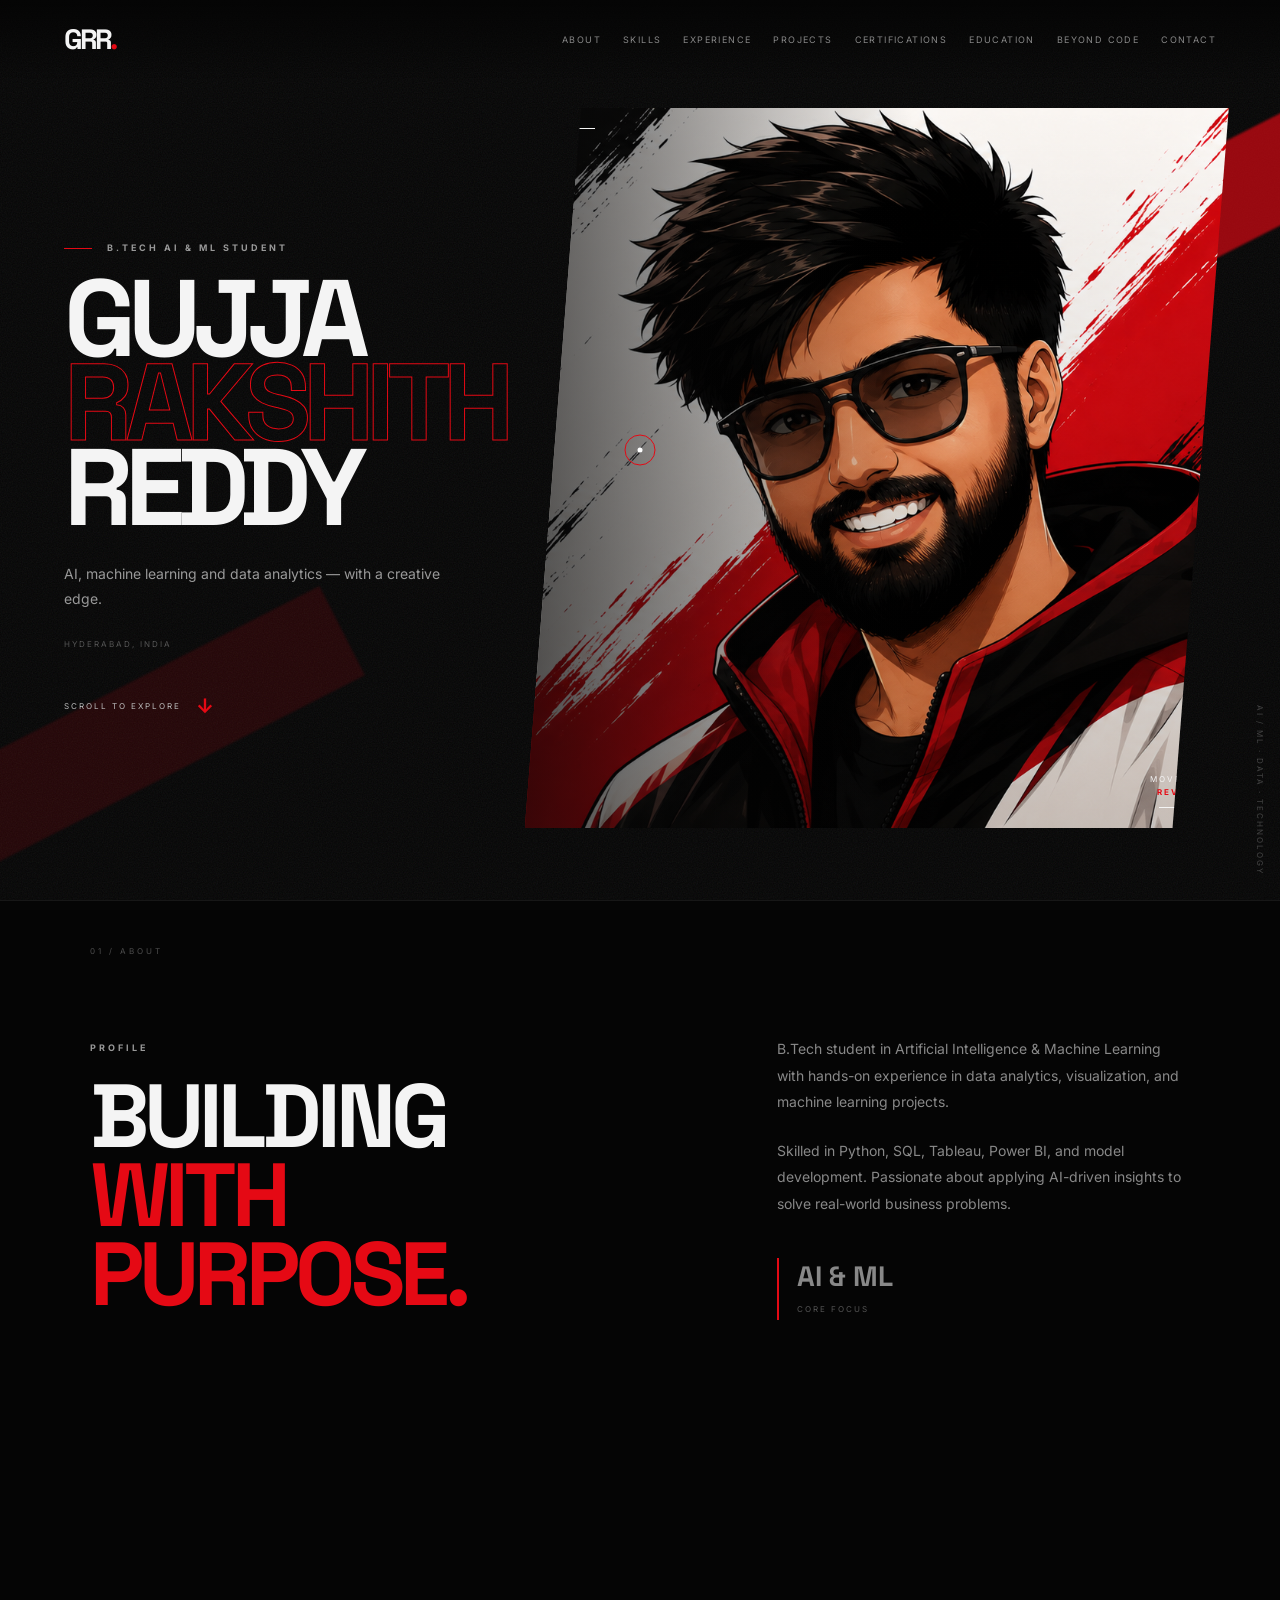
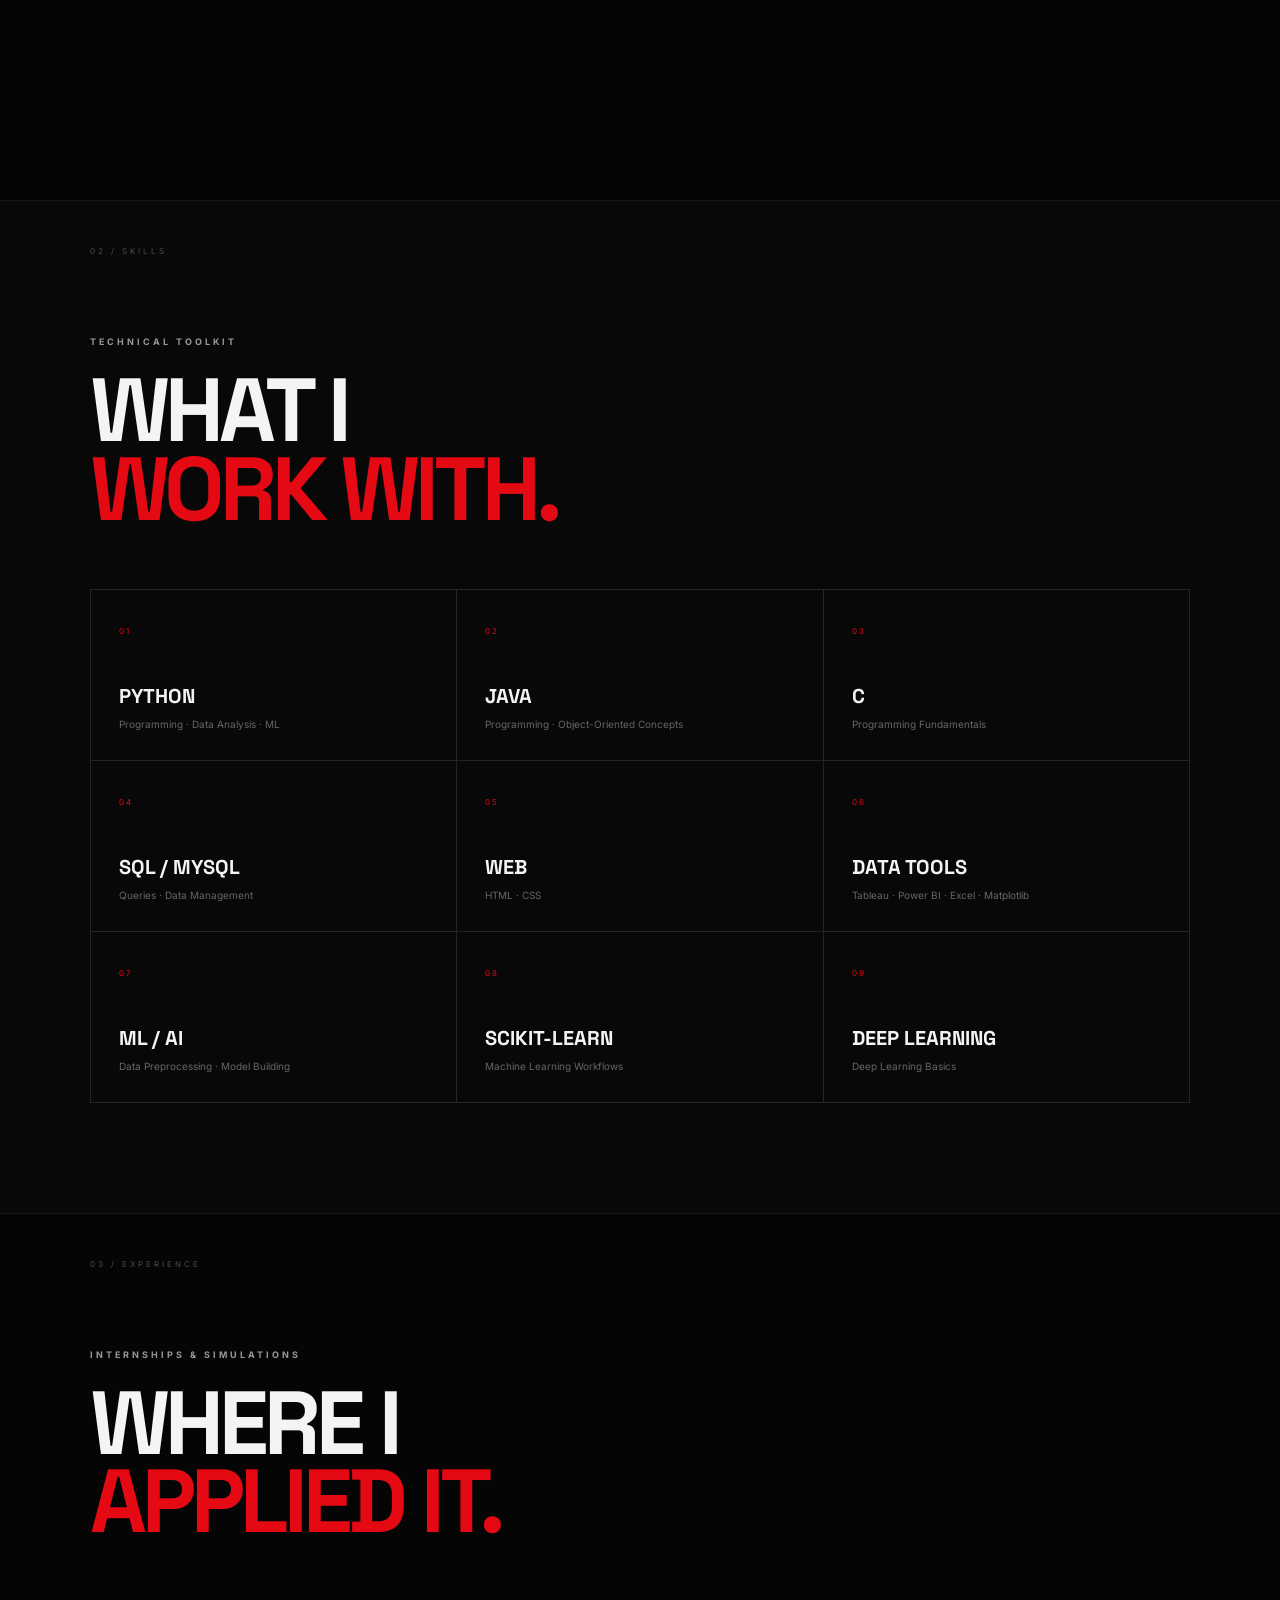
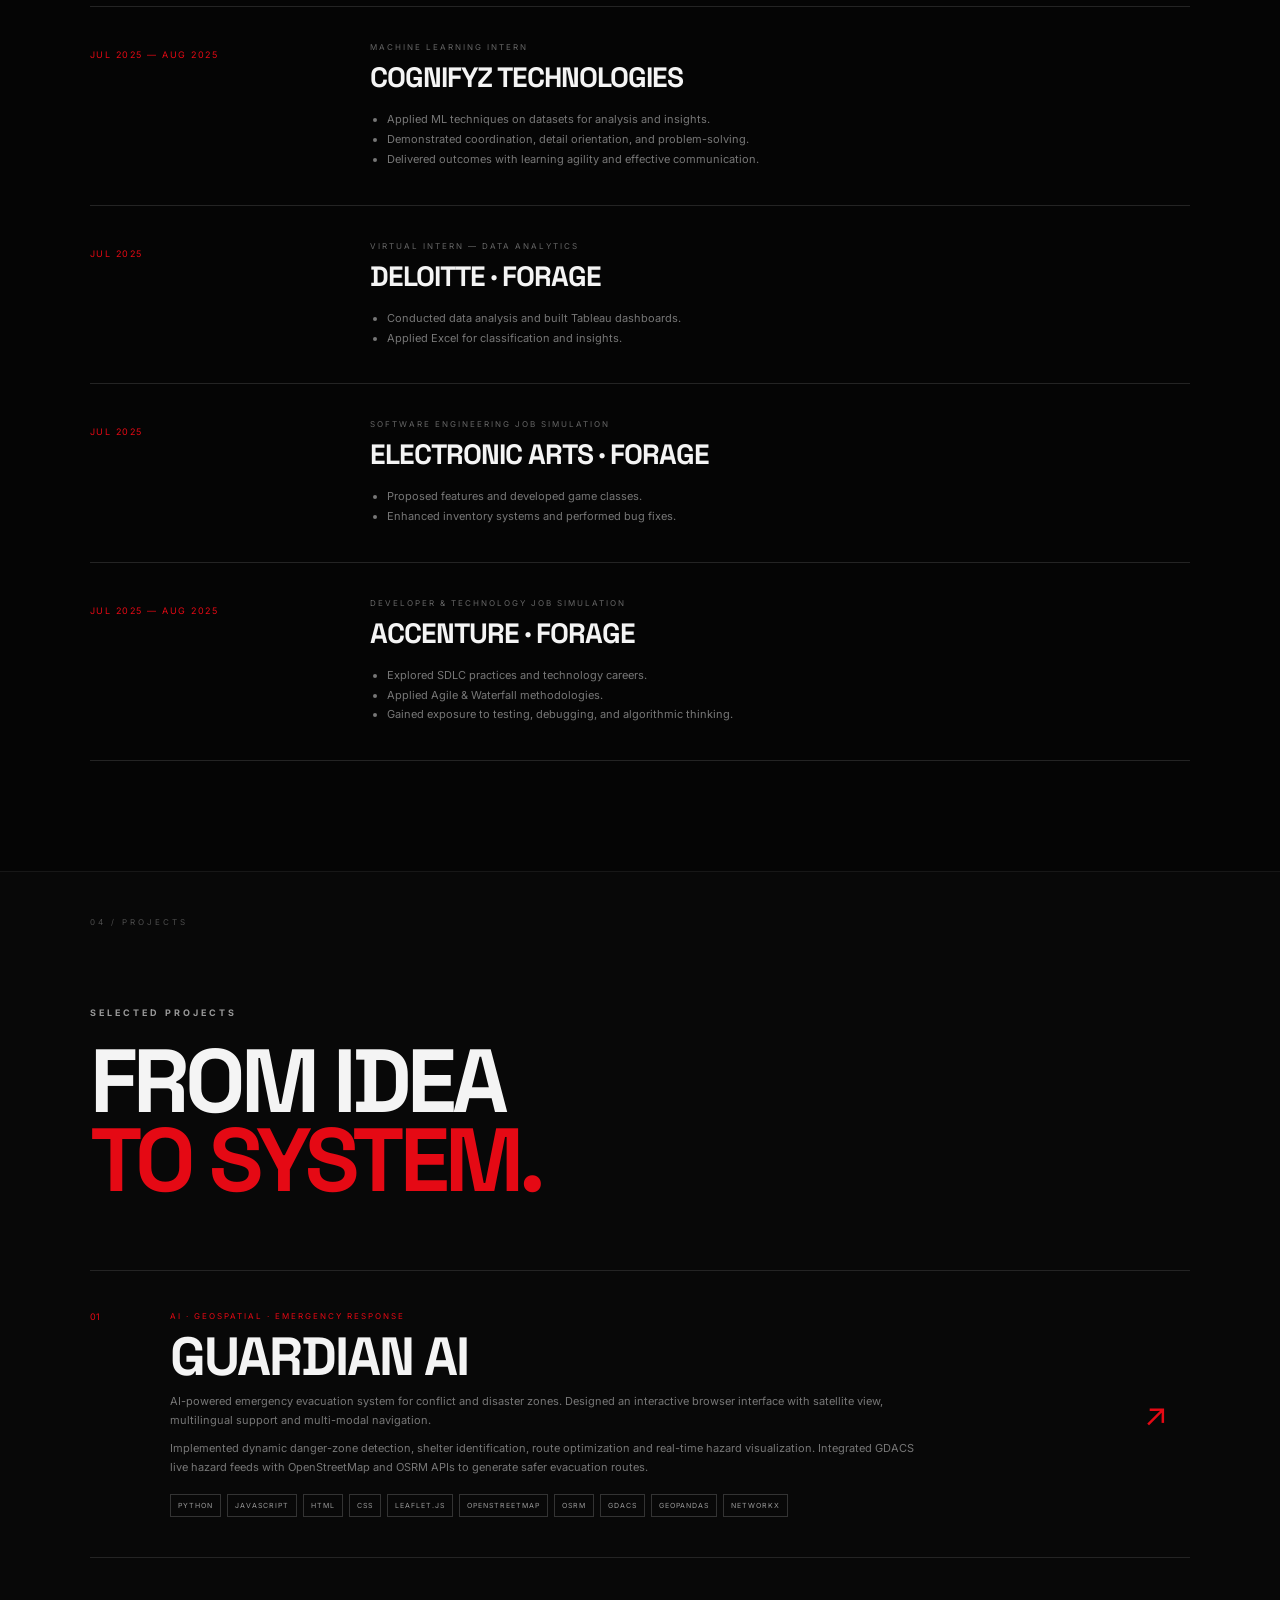
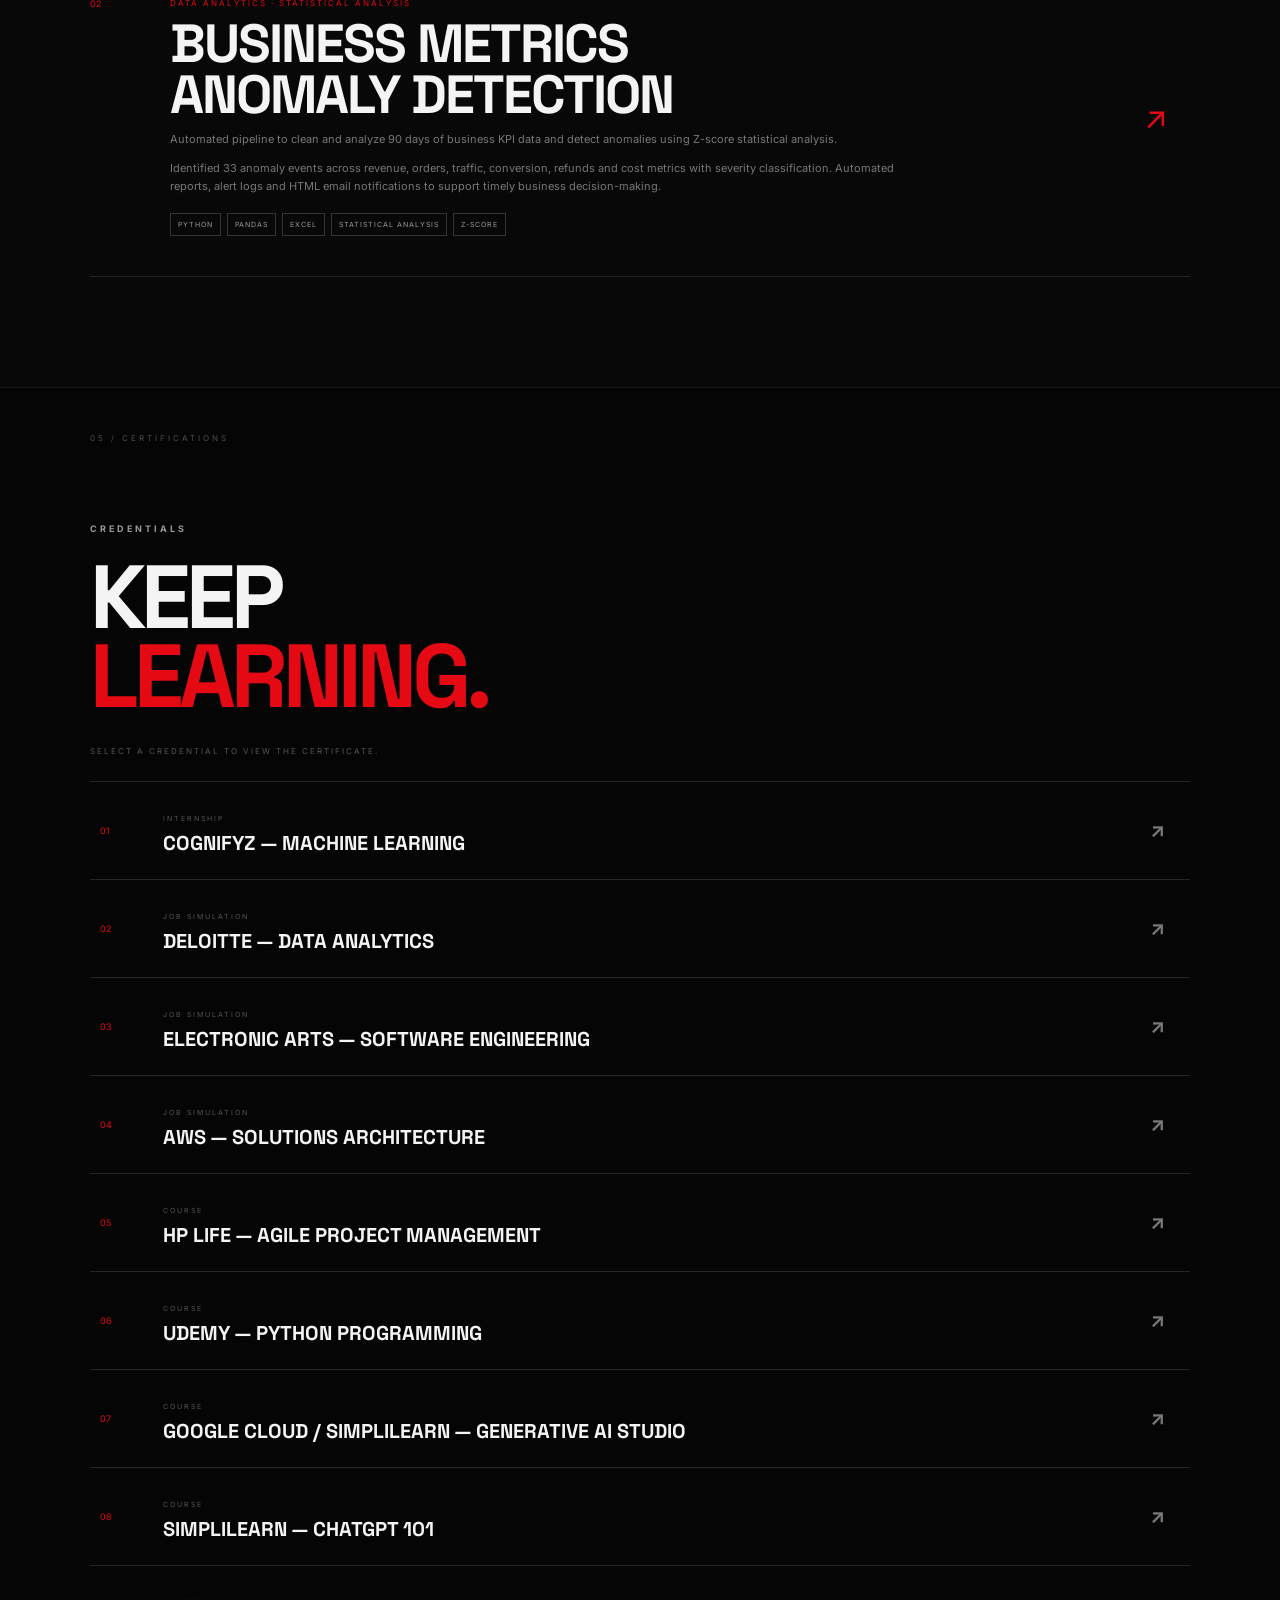
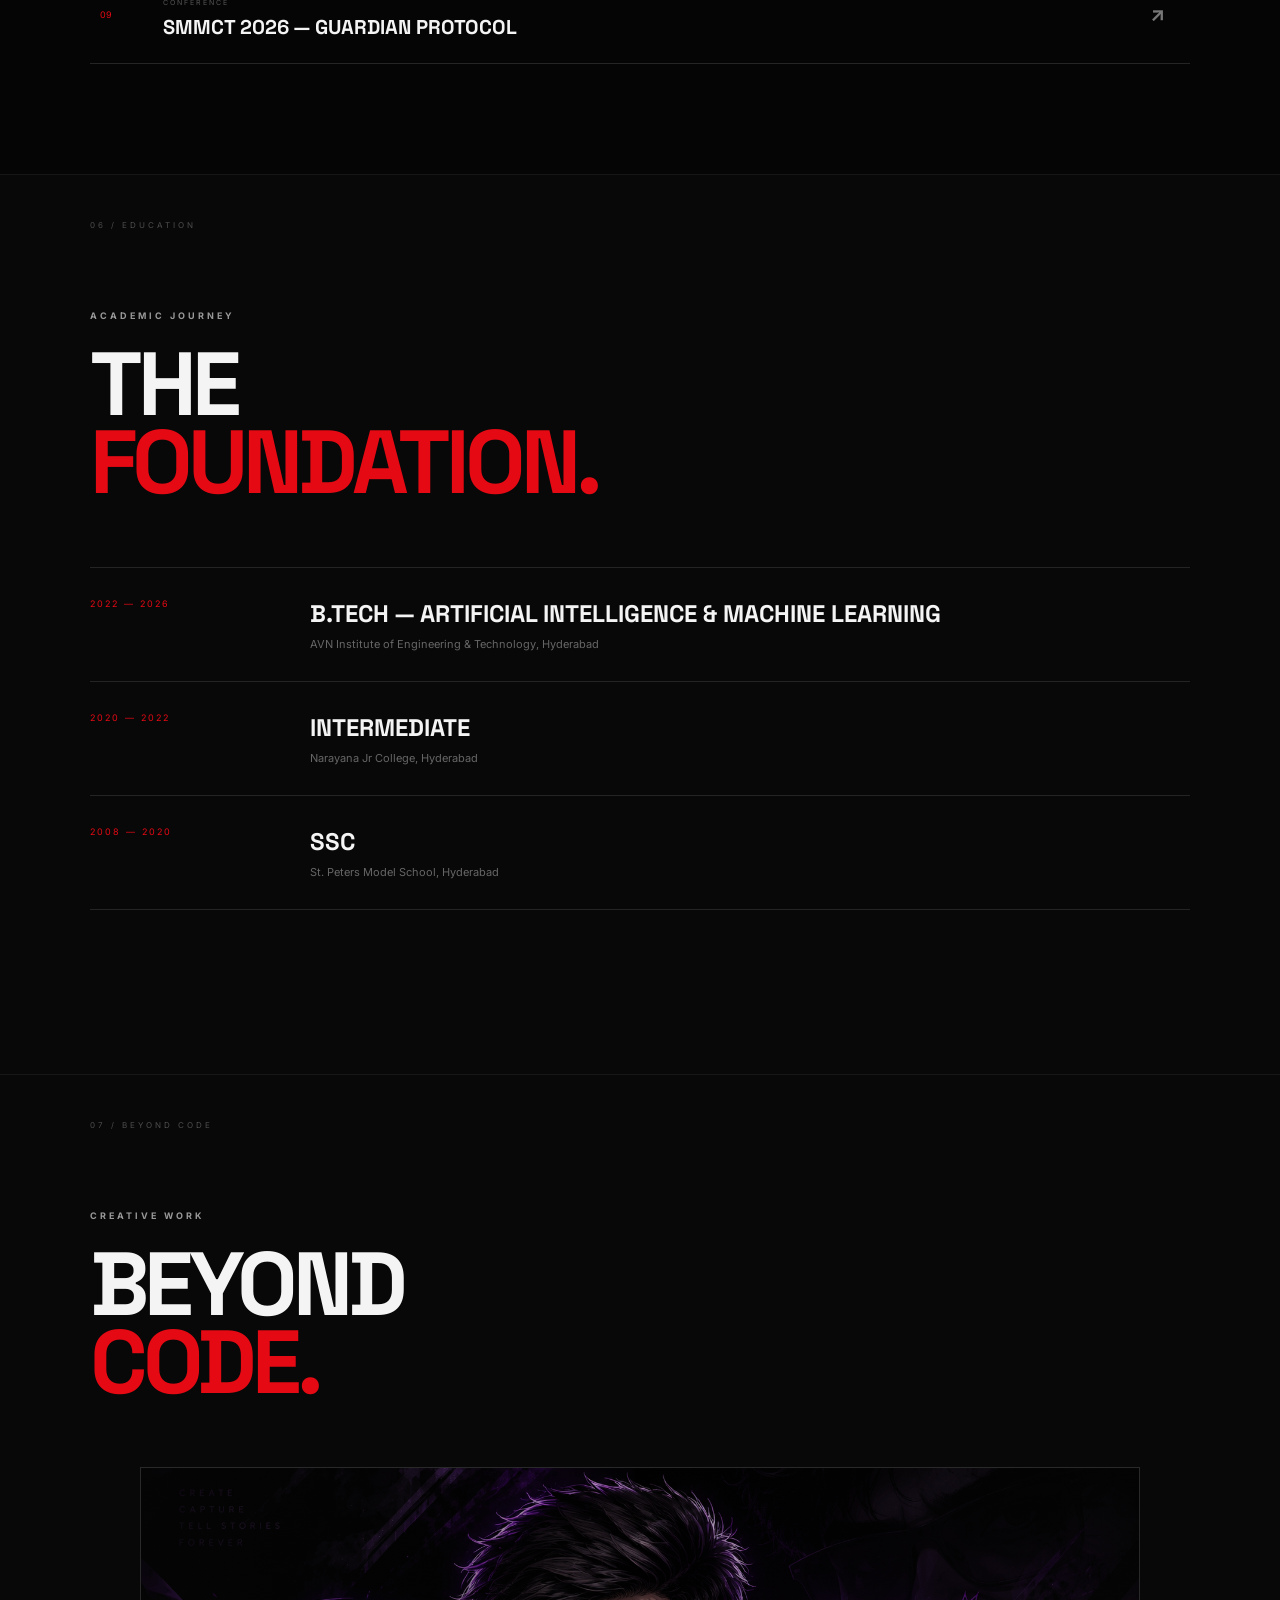
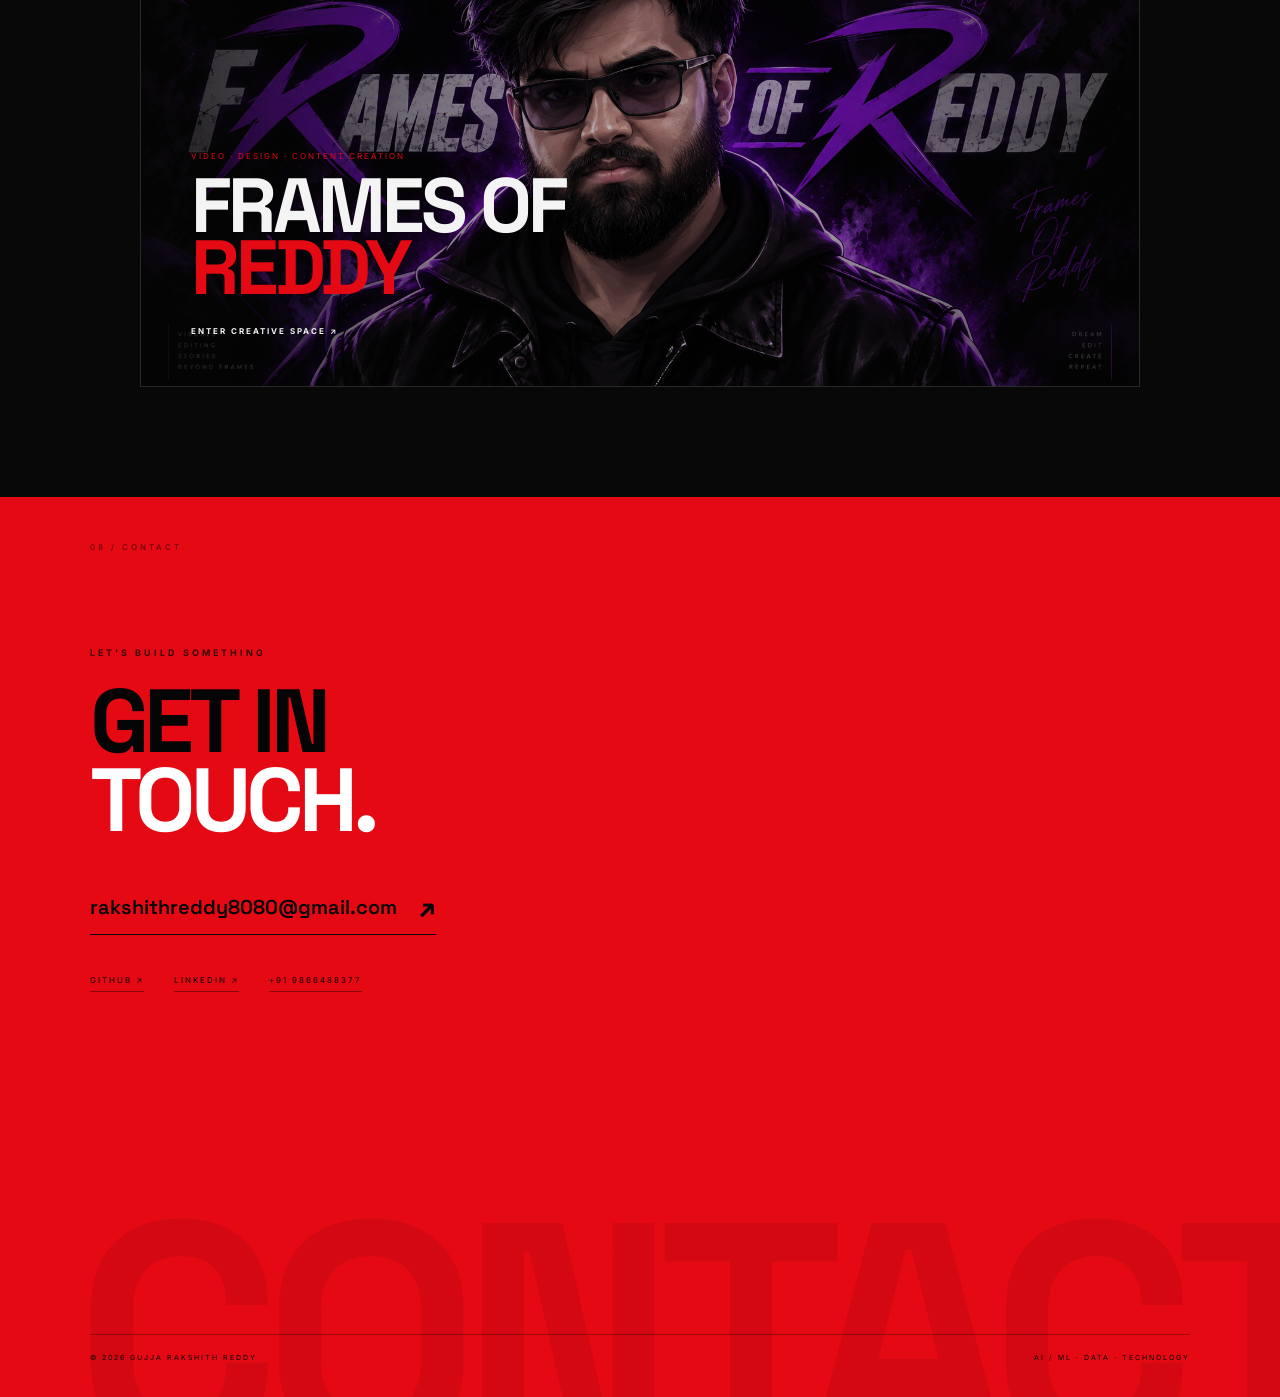
<file: index.html>
<!DOCTYPE html>
<html lang="en">
<head>
  <meta charset="UTF-8">
  <meta name="viewport" content="width=device-width, initial-scale=1.0">
  <meta name="description" content="Gujja Rakshith Reddy — B.Tech AI & ML portfolio.">
  <title>GUJJA RAKSHITH REDDY | AI & ML</title>
  <link rel="preconnect" href="https://fonts.googleapis.com">
  <link rel="preconnect" href="https://fonts.gstatic.com" crossorigin>
  <link href="https://fonts.googleapis.com/css2?family=Inter:wght@400;500;600;700;800;900&family=Space+Grotesk:wght@400;500;600;700&display=swap" rel="stylesheet">
  <link rel="stylesheet" href="style.css">
</head>
<body>
  <div class="loader" id="loader">
    <div class="loader-mark">GRR<span>.</span></div>
    <div class="loader-line"><i></i></div>
    <p>LOADING PORTFOLIO</p>
  </div>

  <div class="cursor-dot"></div>
  <div class="cursor-ring"></div>
  <div class="cursor-glow"></div>

  <header class="nav">
    <a href="#home" class="brand magnetic">GRR<span>.</span></a>
    <button class="menu-toggle" aria-label="Open navigation"><i></i><i></i></button>
    <nav class="nav-links">
      <a href="#about">ABOUT</a>
      <a href="#skills">SKILLS</a>
      <a href="#experience">EXPERIENCE</a>
      <a href="#projects">PROJECTS</a>
      <a href="#certifications">CERTIFICATIONS</a>
      <a href="#education">EDUCATION</a>
      <a href="content.html">BEYOND CODE</a>
      <a href="#contact">CONTACT</a>
    </nav>
  </header>

  <main>
    <section class="hero" id="home">
      <div class="hero-noise"></div>
      <div class="red-streak streak-a"></div>
      <div class="red-streak streak-b"></div>

      <div class="hero-copy reveal">
        <p class="eyebrow"><b></b> B.TECH AI &amp; ML STUDENT</p>
        <h1>GUJJA<br><em>RAKSHITH</em><br>REDDY</h1>
        <p class="hero-description">
          AI, machine learning and data analytics — with a creative edge.
        </p>
        <div class="hero-meta">
          <span>HYDERABAD, INDIA</span>
          
        </div>
        <a class="scroll-cue magnetic" href="#about">SCROLL TO EXPLORE <strong>↓</strong></a>
      </div>

      <div class="portrait-wrap">
        <div class="portrait-frame" id="portrait">
          <img src="images/photo1.png" class="portrait portrait-one" alt="Rakshith Reddy">
          <img src="images/photo2.png" class="portrait portrait-two" alt="Rakshith Reddy alternate">
          <div class="portrait-shade"></div>
          <div class="portrait-corner corner-one"></div>
          <div class="portrait-corner corner-two"></div>
          <div class="hover-label">MOVE TO<br><strong>REVEAL</strong></div>
        </div>
      </div>

      <div class="side-label">AI / ML · DATA · TECHNOLOGY</div>
    </section>

    <section class="section" id="about">
      <div class="section-number">01 / ABOUT</div>
      <div class="content split">
        <div>
          <p class="eyebrow red">PROFILE</p>
          <h2>BUILDING<br><span>WITH PURPOSE.</span></h2>
        </div>
        <div class="body-copy">
          <p>
            B.Tech student in Artificial Intelligence &amp; Machine Learning with hands-on experience in
            data analytics, visualization, and machine learning projects.
          </p>
          <p>
            Skilled in Python, SQL, Tableau, Power BI, and model development. Passionate about applying
            AI-driven insights to solve real-world business problems.
          </p>
          <div class="about-stat"><strong>AI &amp; ML</strong><span>CORE FOCUS</span></div>
        </div>
      </div>
    </section>

    <section class="section dark" id="skills">
      <div class="section-number">02 / SKILLS</div>
      <div class="content">
        <p class="eyebrow red">TECHNICAL TOOLKIT</p>
        <h2>WHAT I<br><span>WORK WITH.</span></h2>
        <div class="skill-grid">
          <div class="skill-card"><small>01</small><h3>PYTHON</h3><p>Programming · Data Analysis · ML</p></div>
          <div class="skill-card"><small>02</small><h3>JAVA</h3><p>Programming · Object-Oriented Concepts</p></div>
          <div class="skill-card"><small>03</small><h3>C</h3><p>Programming Fundamentals</p></div>
          <div class="skill-card"><small>04</small><h3>SQL / MYSQL</h3><p>Queries · Data Management</p></div>
          <div class="skill-card"><small>05</small><h3>WEB</h3><p>HTML · CSS</p></div>
          <div class="skill-card"><small>06</small><h3>DATA TOOLS</h3><p>Tableau · Power BI · Excel · Matplotlib</p></div>
          <div class="skill-card"><small>07</small><h3>ML / AI</h3><p>Data Preprocessing · Model Building</p></div>
          <div class="skill-card"><small>08</small><h3>SCIKIT-LEARN</h3><p>Machine Learning Workflows</p></div>
          <div class="skill-card"><small>09</small><h3>DEEP LEARNING</h3><p>Deep Learning Basics</p></div>
        </div>
      </div>
    </section>

    <section class="section" id="experience">
      <div class="section-number">03 / EXPERIENCE</div>
      <div class="content">
        <p class="eyebrow red">INTERNSHIPS &amp; SIMULATIONS</p>
        <h2>WHERE I<br><span>APPLIED IT.</span></h2>

        <div class="timeline">
          <article class="timeline-item">
            <div class="time">JUL 2025 — AUG 2025</div>
            <div class="time-main">
              <p class="role-type">MACHINE LEARNING INTERN</p>
              <h3>COGNIFYZ TECHNOLOGIES</h3>
              <ul>
                <li>Applied ML techniques on datasets for analysis and insights.</li>
                <li>Demonstrated coordination, detail orientation, and problem-solving.</li>
                <li>Delivered outcomes with learning agility and effective communication.</li>
              </ul>
            </div>
          </article>

          <article class="timeline-item">
            <div class="time">JUL 2025</div>
            <div class="time-main">
              <p class="role-type">VIRTUAL INTERN — DATA ANALYTICS</p>
              <h3>DELOITTE · FORAGE</h3>
              <ul>
                <li>Conducted data analysis and built Tableau dashboards.</li>
                <li>Applied Excel for classification and insights.</li>
              </ul>
            </div>
          </article>

          <article class="timeline-item">
            <div class="time">JUL 2025</div>
            <div class="time-main">
              <p class="role-type">SOFTWARE ENGINEERING JOB SIMULATION</p>
              <h3>ELECTRONIC ARTS · FORAGE</h3>
              <ul>
                <li>Proposed features and developed game classes.</li>
                <li>Enhanced inventory systems and performed bug fixes.</li>
              </ul>
            </div>
          </article>

          <article class="timeline-item">
            <div class="time">JUL 2025 — AUG 2025</div>
            <div class="time-main">
              <p class="role-type">DEVELOPER &amp; TECHNOLOGY JOB SIMULATION</p>
              <h3>ACCENTURE · FORAGE</h3>
              <ul>
                <li>Explored SDLC practices and technology careers.</li>
                <li>Applied Agile &amp; Waterfall methodologies.</li>
                <li>Gained exposure to testing, debugging, and algorithmic thinking.</li>
              </ul>
            </div>
          </article>
        </div>
      </div>
    </section>

    <section class="section dark projects" id="projects">
      <div class="section-number">04 / PROJECTS</div>
      <div class="content">
        <p class="eyebrow red">SELECTED PROJECTS</p>
        <h2>FROM IDEA<br><span>TO SYSTEM.</span></h2>

        <div class="project-list">
          <article class="project-card project-clickable" data-project-url="guardian-ai.html" tabindex="0" role="link" aria-label="View project details">
            <div class="project-number">01</div>
            <div class="project-info">
              <p>AI · GEOSPATIAL · EMERGENCY RESPONSE</p>
              <h3>GUARDIAN AI</h3>
              <p class="project-desc">
                AI-powered emergency evacuation system for conflict and disaster zones.
                Designed an interactive browser interface with satellite view, multilingual support
                and multi-modal navigation.
              </p>
              <p class="project-desc">
                Implemented dynamic danger-zone detection, shelter identification, route optimization
                and real-time hazard visualization. Integrated GDACS live hazard feeds with OpenStreetMap
                and OSRM APIs to generate safer evacuation routes.
              </p>
              <div class="tags">
                <span>PYTHON</span><span>JAVASCRIPT</span><span>HTML</span><span>CSS</span>
                <span>LEAFLET.JS</span><span>OPENSTREETMAP</span><span>OSRM</span>
                <span>GDACS</span><span>GEOPANDAS</span><span>NETWORKX</span>
              </div>
            </div>
            <a class="project-arrow" href="https://github.com/Rakshith0208/GUARDIAN-AI-EMERGENCY-EVACUATION-SYSTEM" target="_blank" rel="noopener noreferrer" aria-label="Open Guardian AI GitHub repository">↗</a>
          </article>

          <article class="project-card project-clickable" data-project-url="business-metrics.html" tabindex="0" role="link" aria-label="View project details">
            <div class="project-number">02</div>
            <div class="project-info">
              <p>DATA ANALYTICS · STATISTICAL ANALYSIS</p>
              <h3>BUSINESS METRICS<br>ANOMALY DETECTION</h3>
              <p class="project-desc">
                Automated pipeline to clean and analyze 90 days of business KPI data and detect
                anomalies using Z-score statistical analysis.
              </p>
              <p class="project-desc">
                Identified 33 anomaly events across revenue, orders, traffic, conversion, refunds
                and cost metrics with severity classification. Automated reports, alert logs and
                HTML email notifications to support timely business decision-making.
              </p>
              <div class="tags">
                <span>PYTHON</span><span>PANDAS</span><span>EXCEL</span>
                <span>STATISTICAL ANALYSIS</span><span>Z-SCORE</span>
              </div>
            </div>
            <a class="project-arrow" href="https://github.com/Rakshith0208/business-metrics-anomaly-detection" target="_blank" rel="noopener noreferrer" aria-label="Open Business Metrics Anomaly Detection GitHub repository">↗</a>
          </article>
        </div>
      </div>
    </section>

    <section class="section" id="certifications">
      <div class="section-number">05 / CERTIFICATIONS</div>
      <div class="content">
        <p class="eyebrow red">CREDENTIALS</p>
        <h2>KEEP<br><span>LEARNING.</span></h2>

        <div class="certificate-note">SELECT A CREDENTIAL TO VIEW THE CERTIFICATE.</div>
        <div class="certificate-links">
          <a href="certificate-viewer.html?cert=cognifyz-ml-internship" class="certificate-link">
            <span>01</span><div><small>INTERNSHIP</small><h3>COGNIFYZ — MACHINE LEARNING</h3></div><b>↗</b>
          </a>
          <a href="certificate-viewer.html?cert=deloitte-data-analytics" class="certificate-link">
            <span>02</span><div><small>JOB SIMULATION</small><h3>DELOITTE — DATA ANALYTICS</h3></div><b>↗</b>
          </a>
          <a href="certificate-viewer.html?cert=ea-software-engineering" class="certificate-link">
            <span>03</span><div><small>JOB SIMULATION</small><h3>ELECTRONIC ARTS — SOFTWARE ENGINEERING</h3></div><b>↗</b>
          </a>
          <a href="certificate-viewer.html?cert=aws-solutions-architecture" class="certificate-link">
            <span>04</span><div><small>JOB SIMULATION</small><h3>AWS — SOLUTIONS ARCHITECTURE</h3></div><b>↗</b>
          </a>
          <a href="certificate-viewer.html?cert=hp-agile-project-management" class="certificate-link">
            <span>05</span><div><small>COURSE</small><h3>HP LIFE — AGILE PROJECT MANAGEMENT</h3></div><b>↗</b>
          </a>
          <a href="certificate-viewer.html?cert=python-programming" class="certificate-link">
            <span>06</span><div><small>COURSE</small><h3>UDEMY — PYTHON PROGRAMMING</h3></div><b>↗</b>
          </a>
          <a href="certificate-viewer.html?cert=generative-ai-studio" class="certificate-link">
            <span>07</span><div><small>COURSE</small><h3>GOOGLE CLOUD / SIMPLILEARN — GENERATIVE AI STUDIO</h3></div><b>↗</b>
          </a>
          <a href="certificate-viewer.html?cert=chatgpt-101" class="certificate-link">
            <span>08</span><div><small>COURSE</small><h3>SIMPLILEARN — CHATGPT 101</h3></div><b>↗</b>
          </a>
          <a href="certificate-viewer.html?cert=smmct-2026-presentation" class="certificate-link">
            <span>09</span><div><small>CONFERENCE</small><h3>SMMCT 2026 — GUARDIAN PROTOCOL</h3></div><b>↗</b>
          </a>
        </div>

        <div class="cert-grid legacy-cert-grid">
          <div class="cert-card"><small>01</small><strong>IBM · COGNITIVECLASS</strong><h3>MACHINE LEARNING</h3></div>
          <div class="cert-card"><small>02</small><strong>UDEMY</strong><h3>PYTHON PROGRAMMING</h3></div>
          <div class="cert-card"><small>03</small><strong>HP LIFE</strong><h3>AGILE PROJECT MANAGEMENT</h3></div>
          <div class="cert-card"><small>04</small><strong>GOOGLE CLOUD · SIMPLILEARN</strong><h3>GENERATIVE AI STUDIO</h3></div>
          <div class="cert-card"><small>05</small><strong>SIMPLILEARN</strong><h3>CHATGPT 101: WHAT IS CHATGPT?</h3></div>
          <div class="cert-card"><small>06</small><strong>ONE ROADMAP</strong><h3>DATA ANALYST CERTIFICATION</h3></div>
          <div class="cert-card"><small>07</small><strong>ACCENTURE · FORAGE</strong><h3>DEVELOPER &amp; TECHNOLOGY JOB SIMULATION</h3></div>
        </div>
      </div>
    </section>

    <section class="section dark" id="education">
      <div class="section-number">06 / EDUCATION</div>
      <div class="content">
        <p class="eyebrow red">ACADEMIC JOURNEY</p>
        <h2>THE<br><span>FOUNDATION.</span></h2>
        <div class="education-list">
          <div class="education-item">
            <span>2022 — 2026</span>
            <div><h3>B.TECH — ARTIFICIAL INTELLIGENCE &amp; MACHINE LEARNING</h3><p>AVN Institute of Engineering &amp; Technology, Hyderabad</p></div>
          </div>
          <div class="education-item">
            <span>2020 — 2022</span>
            <div><h3>INTERMEDIATE</h3><p>Narayana Jr College, Hyderabad</p></div>
          </div>
          <div class="education-item">
            <span>2008 — 2020</span>
            <div><h3>SSC</h3><p>St. Peters Model School, Hyderabad</p></div>
          </div>
        </div>

        
      </div>
    </section>

    <section class="section dark beyond-preview" id="beyond-code">
      <div class="section-number">07 / BEYOND CODE</div>
      <div class="content">
        <p class="eyebrow red">CREATIVE WORK</p>
        <h2>BEYOND<br><span>CODE.</span></h2>
        <a class="beyond-card" href="content.html">
          <img src="images/beyond-code-logo.png" alt="Frames of Reddy — Beyond Code">
          <div class="beyond-overlay"></div>
          <div class="beyond-copy">
            <p>VIDEO · DESIGN · CONTENT CREATION</p>
            <h3>FRAMES OF<br><span>REDDY</span></h3>
            <strong>ENTER CREATIVE SPACE ↗</strong>
          </div>
        </a>
      </div>
    </section>

    <section class="contact" id="contact">
      <div class="contact-watermark">CONTACT</div>
      <div class="section-number">08 / CONTACT</div>
      <div class="contact-content">
        <p class="eyebrow">LET'S BUILD SOMETHING</p>
        <h2>GET IN<br><span>TOUCH.</span></h2>
        <a class="email" href="mailto:rakshithreddy8080@gmail.com">rakshithreddy8080@gmail.com <b>↗</b></a>
        <div class="contact-links">
          <a href="https://github.com/Rakshith0208" target="_blank" rel="noopener">GITHUB ↗</a>
          <a href="https://linkedin.com/in/gujja-rakshith-reddy" target="_blank" rel="noopener">LINKEDIN ↗</a>
          <a href="tel:+919866488377">+91 9866488377</a>
        </div>
      </div>
      <footer>
        <span>© 2026 GUJJA RAKSHITH REDDY</span>
        <span>AI / ML · DATA · TECHNOLOGY</span>
      </footer>
    </section>
  </main>

  <script src="script.js"></script>
</body>
</html>
</file>
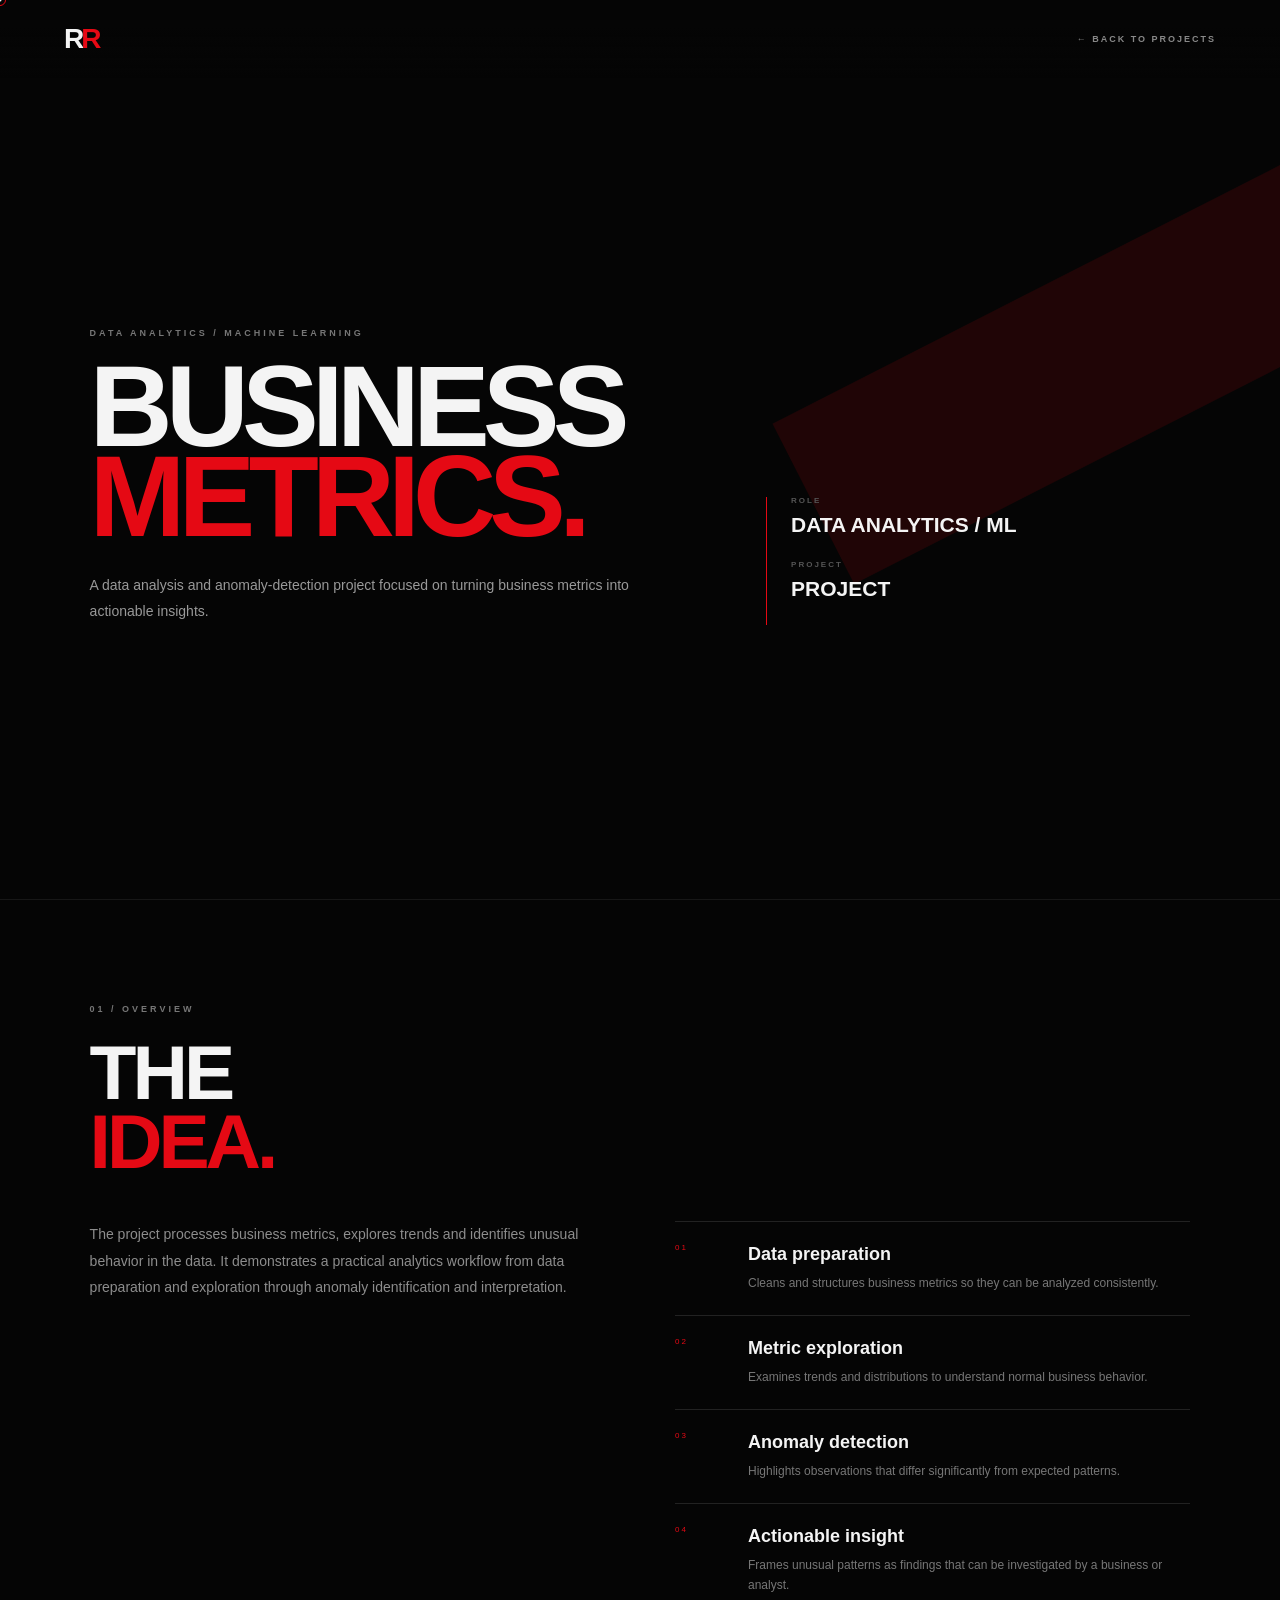
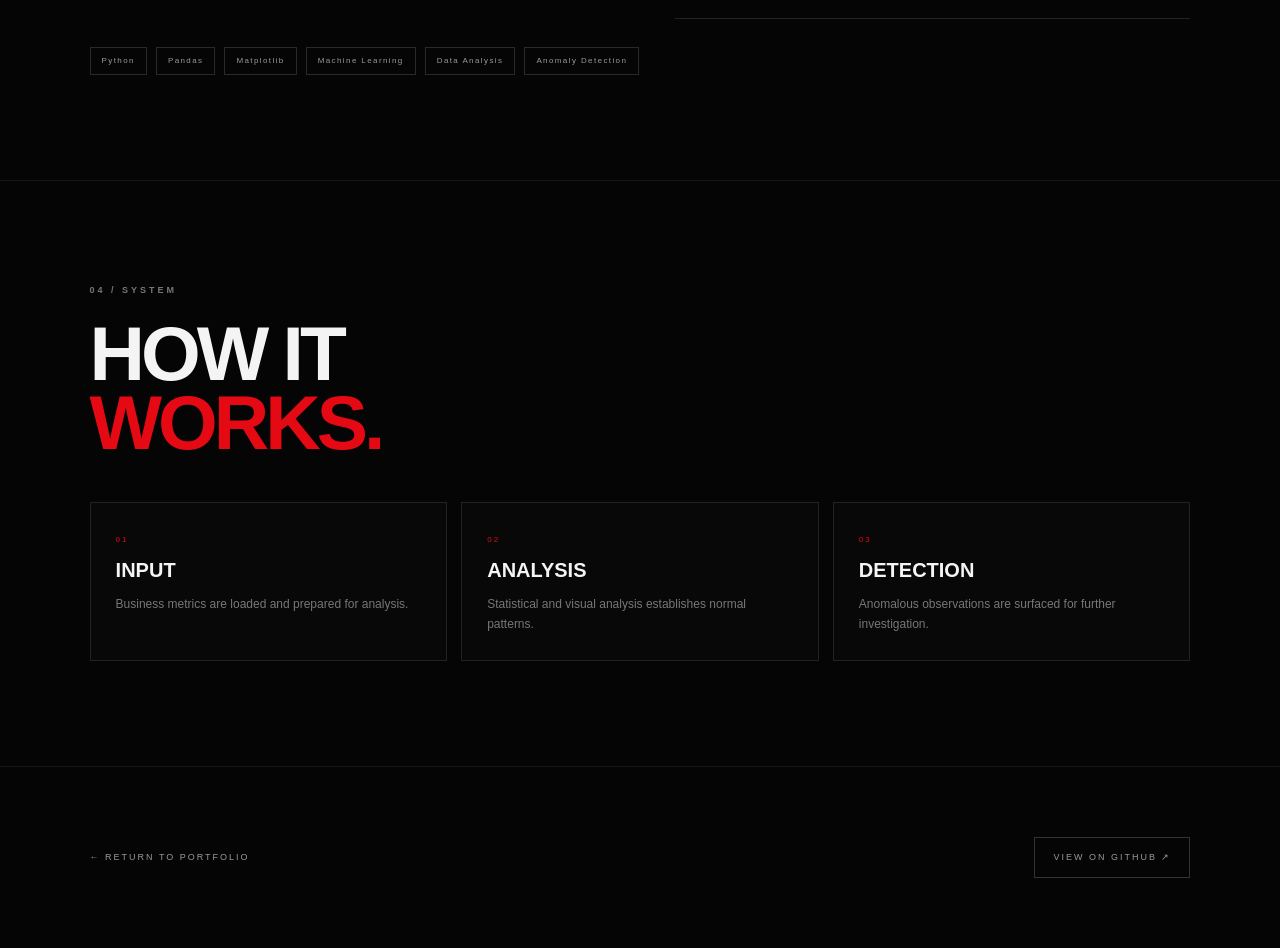
<file: business-metrics.html>
<!doctype html><html lang="en"><head><meta charset="utf-8"><meta name="viewport" content="width=device-width,initial-scale=1"><title>Business Metrics Anomaly Detection — Rakshith Reddy</title><link rel="stylesheet" href="style.css"><style>
.project-detail *{box-sizing:border-box}.project-detail{background:#050505;color:#f4f4f4;min-height:100vh}
.project-detail .topbar{height:78px;padding:0 5vw;display:flex;align-items:center;justify-content:space-between;position:fixed;inset:0 0 auto;z-index:20;background:linear-gradient(#050505 35%,transparent)}
.project-detail .brand{font:900 28px/1 "Space Grotesk",Arial,sans-serif;letter-spacing:-3px}.project-detail .brand span{color:#e50914}
.project-detail .back{font:700 9px/1 Arial,sans-serif;letter-spacing:2px;color:#888}.project-detail .back:hover{color:#e50914}
.project-detail .hero{min-height:72vh;padding:150px 7vw 95px;display:flex;align-items:end;position:relative;overflow:hidden;border-bottom:1px solid #171717}
.project-detail .hero:after{content:"";position:absolute;width:65vw;height:180px;right:-25vw;top:25%;background:#e50914;opacity:.12;transform:rotate(-27deg)}
.project-detail .hero-inner{width:min(1200px,100%);margin:auto;display:grid;grid-template-columns:1.15fr .85fr;gap:8vw;align-items:end;position:relative;z-index:2}
.project-detail .eyebrow{font:700 9px/1 Arial,sans-serif;letter-spacing:3px;color:#777}.project-detail .title{font:900 clamp(58px,9vw,125px)/.78 "Space Grotesk",Arial,sans-serif;letter-spacing:-7px;margin:24px 0 30px}.project-detail .title span{color:#e50914}
.project-detail .intro{max-width:680px;color:#999;font:14px/1.9 Arial,sans-serif}.project-detail .meta{border-left:1px solid #e50914;padding-left:24px}.project-detail .meta p{font:700 8px/1 Arial,sans-serif;letter-spacing:2px;color:#555;margin-bottom:8px}.project-detail .meta strong{display:block;font:700 21px/1.1 "Space Grotesk",Arial,sans-serif;margin-bottom:25px}
.project-detail section{padding:105px 7vw;border-bottom:1px solid #171717}.project-detail .content{max-width:1200px;margin:auto}
.project-detail h2{font:800 clamp(42px,6vw,78px)/.9 "Space Grotesk",Arial,sans-serif;letter-spacing:-4px;margin:15px 0 45px}.project-detail h2 span{color:#e50914}
.project-detail .two{display:grid;grid-template-columns:1fr 1fr;gap:70px}.project-detail .copy p{font:14px/1.9 Arial,sans-serif;color:#8d8d8d}.project-detail .copy p+p{margin-top:18px}
.project-detail .features{border-top:1px solid #222}.project-detail .feature{display:grid;grid-template-columns:55px 1fr;gap:18px;padding:22px 0;border-bottom:1px solid #222}.project-detail .feature small{font:8px/1 Arial,sans-serif;letter-spacing:2px;color:#e50914}.project-detail .feature h3{font:700 18px/1.2 "Space Grotesk",Arial,sans-serif;margin-bottom:7px}.project-detail .feature p{font:12px/1.7 Arial,sans-serif;color:#777}
.project-detail .tags{display:flex;flex-wrap:wrap;gap:9px;margin-top:28px}.project-detail .tags span{border:1px solid #292929;padding:9px 11px;font:8px/1 Arial,sans-serif;letter-spacing:1.4px;color:#999}
.project-detail .shot-note{max-width:760px;color:#666;font:11px/1.7 Arial,sans-serif;margin:-20px 0 30px}.project-detail .shots{display:grid;grid-template-columns:repeat(2,1fr);gap:18px}.project-detail .shot{background:#090909;border:1px solid #222;overflow:hidden}.project-detail .shot img{display:block;width:100%;height:auto}
.project-detail .architecture{display:grid;grid-template-columns:repeat(3,1fr);gap:14px}.project-detail .arch{border:1px solid #222;padding:25px;background:#080808}.project-detail .arch small{font:8px/1 Arial,sans-serif;letter-spacing:2px;color:#e50914}.project-detail .arch h3{font:700 20px/1.2 "Space Grotesk",Arial,sans-serif;margin:12px 0}.project-detail .arch p{font:12px/1.7 Arial,sans-serif;color:#777}
.project-detail .footer{padding:70px 7vw;display:flex;justify-content:space-between;align-items:center}.project-detail .footer a{font:9px/1 Arial,sans-serif;letter-spacing:2px;color:#999}.project-detail .footer a:hover{color:#e50914}.project-detail .github{border:1px solid #333;padding:15px 18px}
@media(max-width:900px){.project-detail .hero-inner,.project-detail .two{grid-template-columns:1fr}.project-detail .hero{min-height:auto;padding:130px 6vw 75px}.project-detail .title{font-size:18vw;letter-spacing:-5px}.project-detail section{padding:80px 6vw}.project-detail .shots,.project-detail .architecture{grid-template-columns:1fr}.project-detail .footer{padding:55px 6vw;gap:25px;align-items:flex-start;flex-direction:column}}

/* Portfolio cursor — retained on project detail pages */
.project-detail, .project-detail a, .project-detail button { cursor: none; }
.project-detail .site-cursor{
  position:fixed;left:0;top:0;width:12px;height:12px;border:1px solid #e50914;
  border-radius:50%;pointer-events:none;z-index:9999;transform:translate(-50%,-50%);
  transition:width .18s ease,height .18s ease,background .18s ease,transform .08s linear;
  mix-blend-mode:normal;
}
.project-detail .site-cursor-dot{
  position:fixed;left:0;top:0;width:3px;height:3px;background:#f4f4f4;border-radius:50%;
  pointer-events:none;z-index:10000;transform:translate(-50%,-50%);
}
.project-detail .site-cursor.hover{width:28px;height:28px;background:rgba(229,9,20,.12)}
@media (pointer:coarse){.project-detail,.project-detail a,.project-detail button{cursor:auto}.project-detail .site-cursor,.project-detail .site-cursor-dot{display:none}}
</style></head>
<body class="project-detail"><div class="site-cursor" aria-hidden="true"></div><div class="site-cursor-dot" aria-hidden="true"></div><header class="topbar"><a class="brand" href="index.html">R<span>R</span></a><a class="back" href="index.html">← BACK TO PROJECTS</a></header>
<main><section class="hero"><div class="hero-inner"><div><p class="eyebrow">DATA ANALYTICS / MACHINE LEARNING</p><h1 class="title">BUSINESS<br><span>METRICS.</span></h1><p class="intro">A data analysis and anomaly-detection project focused on turning business metrics into actionable insights.</p></div><div class="meta"><p>ROLE</p><strong>DATA ANALYTICS / ML</strong><p>PROJECT</p><strong>PROJECT</strong></div></div></section>
<section><div class="content"><p class="eyebrow">01 / OVERVIEW</p><h2>THE<br><span>IDEA.</span></h2><div class="two"><div class="copy"><p>The project processes business metrics, explores trends and identifies unusual behavior in the data. It demonstrates a practical analytics workflow from data preparation and exploration through anomaly identification and interpretation.</p></div><div class="features"><div class="feature"><small>01</small><div><h3>Data preparation</h3><p>Cleans and structures business metrics so they can be analyzed consistently.</p></div></div><div class="feature"><small>02</small><div><h3>Metric exploration</h3><p>Examines trends and distributions to understand normal business behavior.</p></div></div><div class="feature"><small>03</small><div><h3>Anomaly detection</h3><p>Highlights observations that differ significantly from expected patterns.</p></div></div><div class="feature"><small>04</small><div><h3>Actionable insight</h3><p>Frames unusual patterns as findings that can be investigated by a business or analyst.</p></div></div></div></div><div class="tags"><span>Python</span><span>Pandas</span><span>Matplotlib</span><span>Machine Learning</span><span>Data Analysis</span><span>Anomaly Detection</span></div></div></section>
<section><div class="content"><p class="eyebrow">04 / SYSTEM</p><h2>HOW IT<br><span>WORKS.</span></h2><div class="architecture"><div class="arch"><small>01</small><h3>INPUT</h3><p>Business metrics are loaded and prepared for analysis.</p></div><div class="arch"><small>02</small><h3>ANALYSIS</h3><p>Statistical and visual analysis establishes normal patterns.</p></div><div class="arch"><small>03</small><h3>DETECTION</h3><p>Anomalous observations are surfaced for further investigation.</p></div></div></div></section></main><footer class="footer"><a href="index.html">← RETURN TO PORTFOLIO</a><a class="github" href="https://github.com/Rakshith0208/business-metrics-anomaly-detection" target="_blank" rel="noopener">VIEW ON GITHUB ↗</a></footer>
<script>
(function(){
  const c=document.querySelector(".site-cursor"), d=document.querySelector(".site-cursor-dot");
  if(!c||!d) return;
  let x=window.innerWidth/2,y=window.innerHeight/2;
  function move(e){
    x=e.clientX; y=e.clientY;
    c.style.left=x+"px"; c.style.top=y+"px";
    d.style.left=x+"px"; d.style.top=y+"px";
  }
  document.addEventListener("mousemove",move,{passive:true});
  document.querySelectorAll("a,.shot,.arch,.tags span").forEach(el=>{
    el.addEventListener("mouseenter",()=>c.classList.add("hover"));
    el.addEventListener("mouseleave",()=>c.classList.remove("hover"));
  });
})();
</script>
</body></html>
</file>
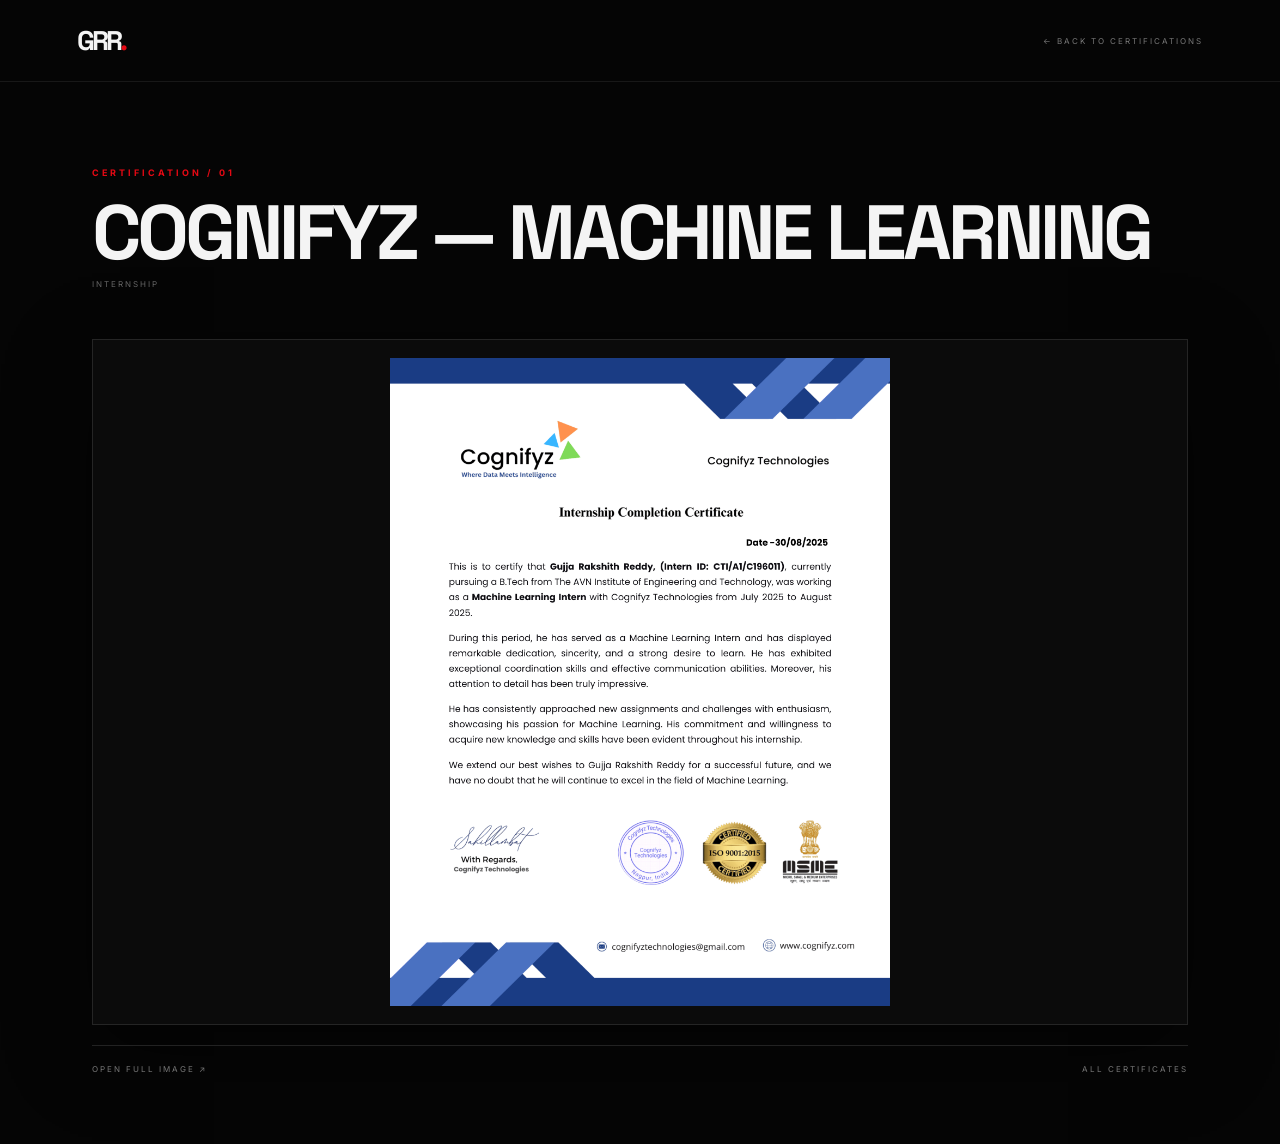
<file: certificate-viewer.html>
<!DOCTYPE html>
<html lang="en">
<head>
  <meta charset="UTF-8">
  <meta name="viewport" content="width=device-width, initial-scale=1.0">
  <title>Certificate | Gujja Rakshith Reddy</title>
  <link rel="preconnect" href="https://fonts.googleapis.com">
  <link rel="preconnect" href="https://fonts.gstatic.com" crossorigin>
  <link href="https://fonts.googleapis.com/css2?family=Inter:wght@400;600;700;800;900&family=Space+Grotesk:wght@500;700;800&display=swap" rel="stylesheet">
  <link rel="stylesheet" href="certificate-viewer.css">
</head>
<body>
  <header class="top">
    <a class="brand" href="index.html">GRR<span>.</span></a>
    <a class="back" href="index.html#certifications">← BACK TO CERTIFICATIONS</a>
  </header>

  <main class="viewer">
    <div class="viewer-head">
      <p class="eyebrow">CERTIFICATION / <span id="number">01</span></p>
      <h1 id="title">CERTIFICATE</h1>
      <p id="type"></p>
    </div>

    <div class="certificate-frame">
      <img id="certificateImage" src="" alt="Selected certificate">
    </div>

    <div class="viewer-bottom">
      <a id="openFull" href="" target="_blank" rel="noopener noreferrer">OPEN FULL IMAGE ↗</a>
      <a href="index.html#certifications">ALL CERTIFICATES</a>
    </div>
  </main>

<script>
const certificates = {
  "cognifyz-ml-internship": ["01","COGNIFYZ — MACHINE LEARNING","INTERNSHIP","certificates/cognifyz-ml-internship.png"],
  "deloitte-data-analytics": ["02","DELOITTE — DATA ANALYTICS","JOB SIMULATION","certificates/deloitte-data-analytics.png"],
  "ea-software-engineering": ["03","ELECTRONIC ARTS — SOFTWARE ENGINEERING","JOB SIMULATION","certificates/ea-software-engineering.png"],
  "aws-solutions-architecture": ["04","AWS — SOLUTIONS ARCHITECTURE","JOB SIMULATION","certificates/aws-solutions-architecture.png"],
  "hp-agile-project-management": ["05","HP LIFE — AGILE PROJECT MANAGEMENT","COURSE","certificates/hp-agile-project-management.png"],
  "python-programming": ["06","UDEMY — PYTHON PROGRAMMING","COURSE","certificates/python-programming.png"],
  "generative-ai-studio": ["07","GOOGLE CLOUD / SIMPLILEARN — GENERATIVE AI STUDIO","COURSE","certificates/generative-ai-studio.png"],
  "chatgpt-101": ["08","SIMPLILEARN — CHATGPT 101","COURSE","certificates/chatgpt-101.png"],
  "smmct-2026-presentation": ["09","SMMCT 2026 — GUARDIAN PROTOCOL","CONFERENCE PRESENTATION","certificates/smmct-2026-presentation.png"]
};

const key = new URLSearchParams(location.search).get("cert") || "cognifyz-ml-internship";
const data = certificates[key] || certificates["cognifyz-ml-internship"];
document.getElementById("number").textContent = data[0];
document.getElementById("title").textContent = data[1];
document.getElementById("type").textContent = data[2];
document.getElementById("certificateImage").src = data[3];
document.getElementById("openFull").href = data[3];
</script>
</body>
</html>
</file>
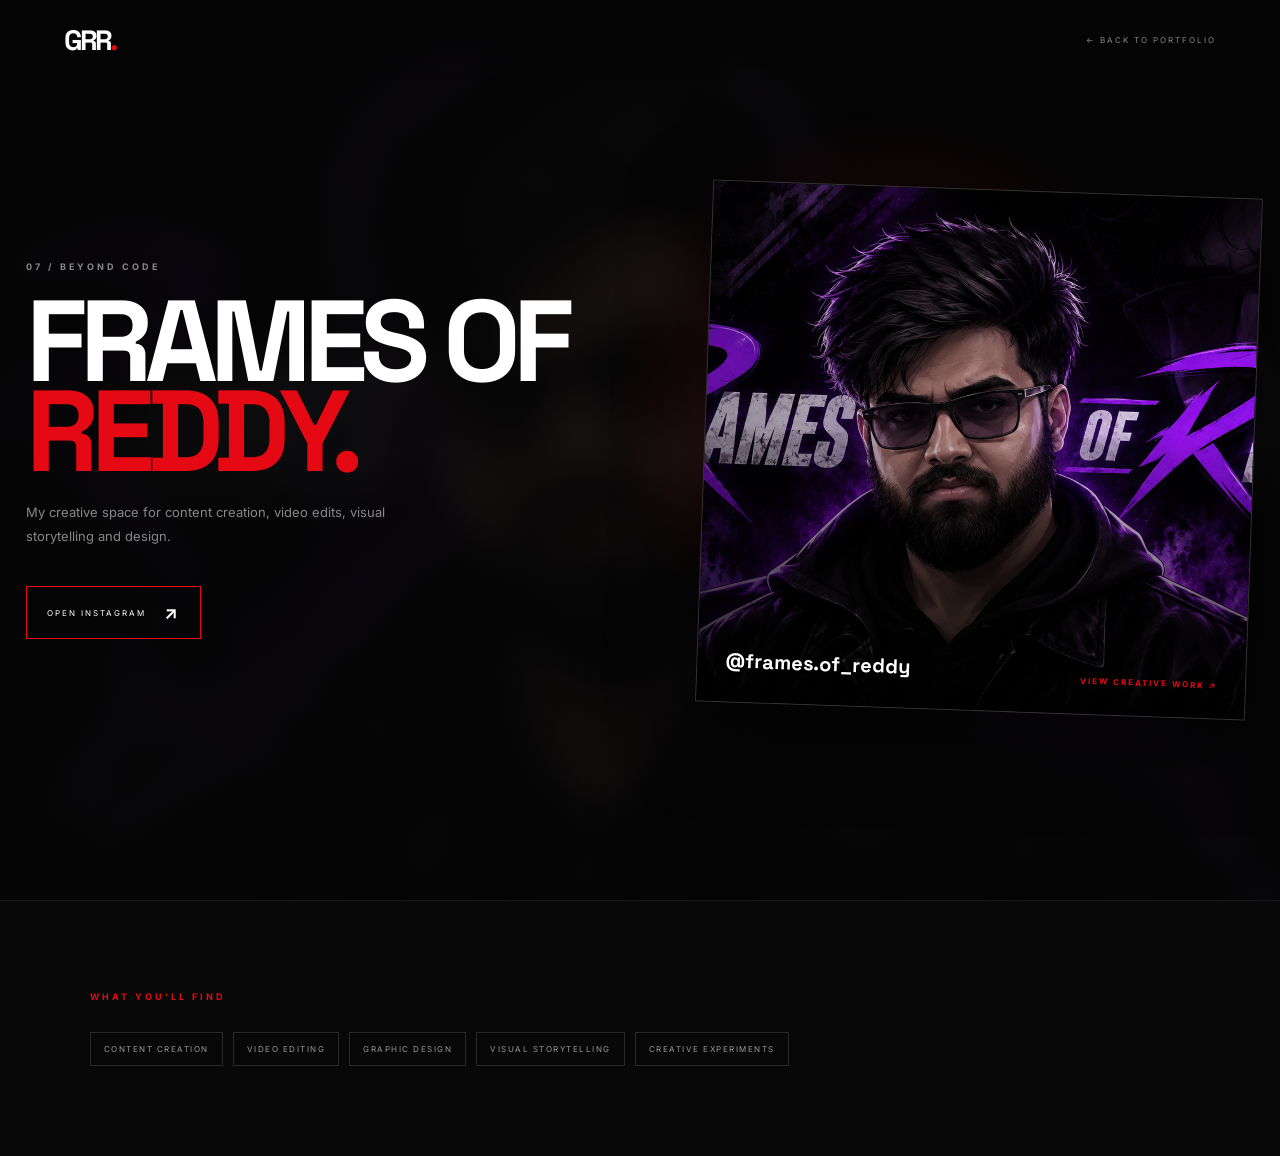
<file: content.html>
<!DOCTYPE html>
<html lang="en">
<head>
  <meta charset="UTF-8">
  <meta name="viewport" content="width=device-width, initial-scale=1.0">
  <title>Beyond Code | Frames of Reddy</title>
  <link rel="preconnect" href="https://fonts.googleapis.com">
  <link rel="preconnect" href="https://fonts.gstatic.com" crossorigin>
  <link href="https://fonts.googleapis.com/css2?family=Inter:wght@400;600;700;800;900&family=Space+Grotesk:wght@500;700;800&display=swap" rel="stylesheet">
  <link rel="stylesheet" href="content.css">
</head>
<body>
  <header class="top">
    <a class="brand" href="index.html">GRR<span>.</span></a>
    <a class="back" href="index.html#beyond-code">← BACK TO PORTFOLIO</a>
  </header>

  <main>
    <section class="content-hero">
      <div class="content-bg"></div>
      <div class="content-overlay"></div>
      <div class="content-copy">
        <p class="eyebrow">07 / BEYOND CODE</p>
        <h1>FRAMES OF<br><span>REDDY.</span></h1>
        <p class="intro">
          My creative space for content creation, video edits, visual storytelling and design.
        </p>
        <a class="instagram-button" href="https://www.instagram.com/frames.of_reddy?utm_source=ig_web_button_share_sheet&igsh=ZDNlZDc0MzIxNw==" target="_blank" rel="noopener noreferrer">
          OPEN INSTAGRAM <b>↗</b>
        </a>
      </div>

      <a class="instagram-card" href="https://framesofreddy-website.vercel.app" target="_blank" rel="noopener noreferrer" aria-label="Open Frames of Reddy Instagram page">
        <img src="images/beyond-code-logo.png" alt="Frames of Reddy logo">
        <div class="card-shade"></div>
        <div class="card-text">
          <span>@frames.of_reddy</span>
          <strong>VIEW CREATIVE WORK ↗</strong>
        </div>
      </a>
    </section>

    <section class="creative-info">
      <p class="eyebrow red">WHAT YOU'LL FIND</p>
      <div class="creative-tags">
        <span>CONTENT CREATION</span>
        <span>VIDEO EDITING</span>
        <span>GRAPHIC DESIGN</span>
        <span>VISUAL STORYTELLING</span>
        <span>CREATIVE EXPERIMENTS</span>
      </div>
    </section>
  </main>
</body>
</html>
</file>
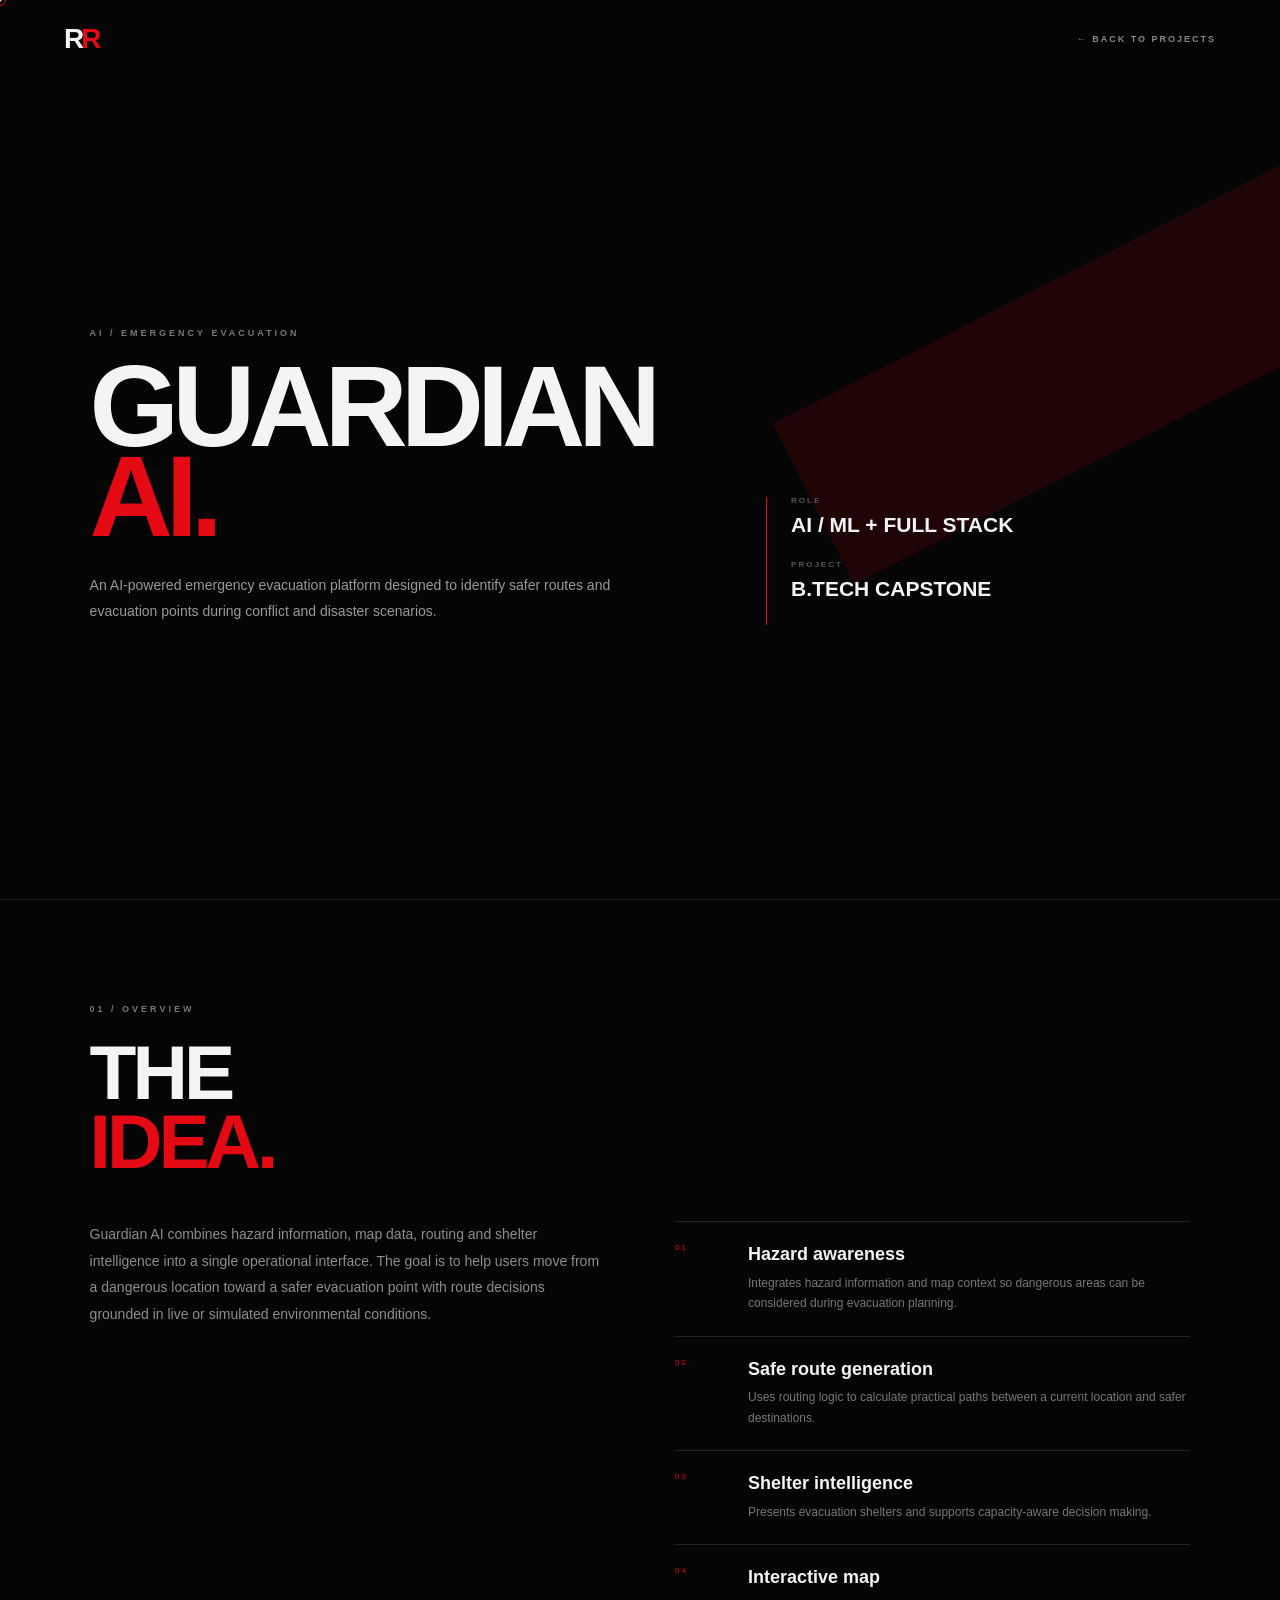
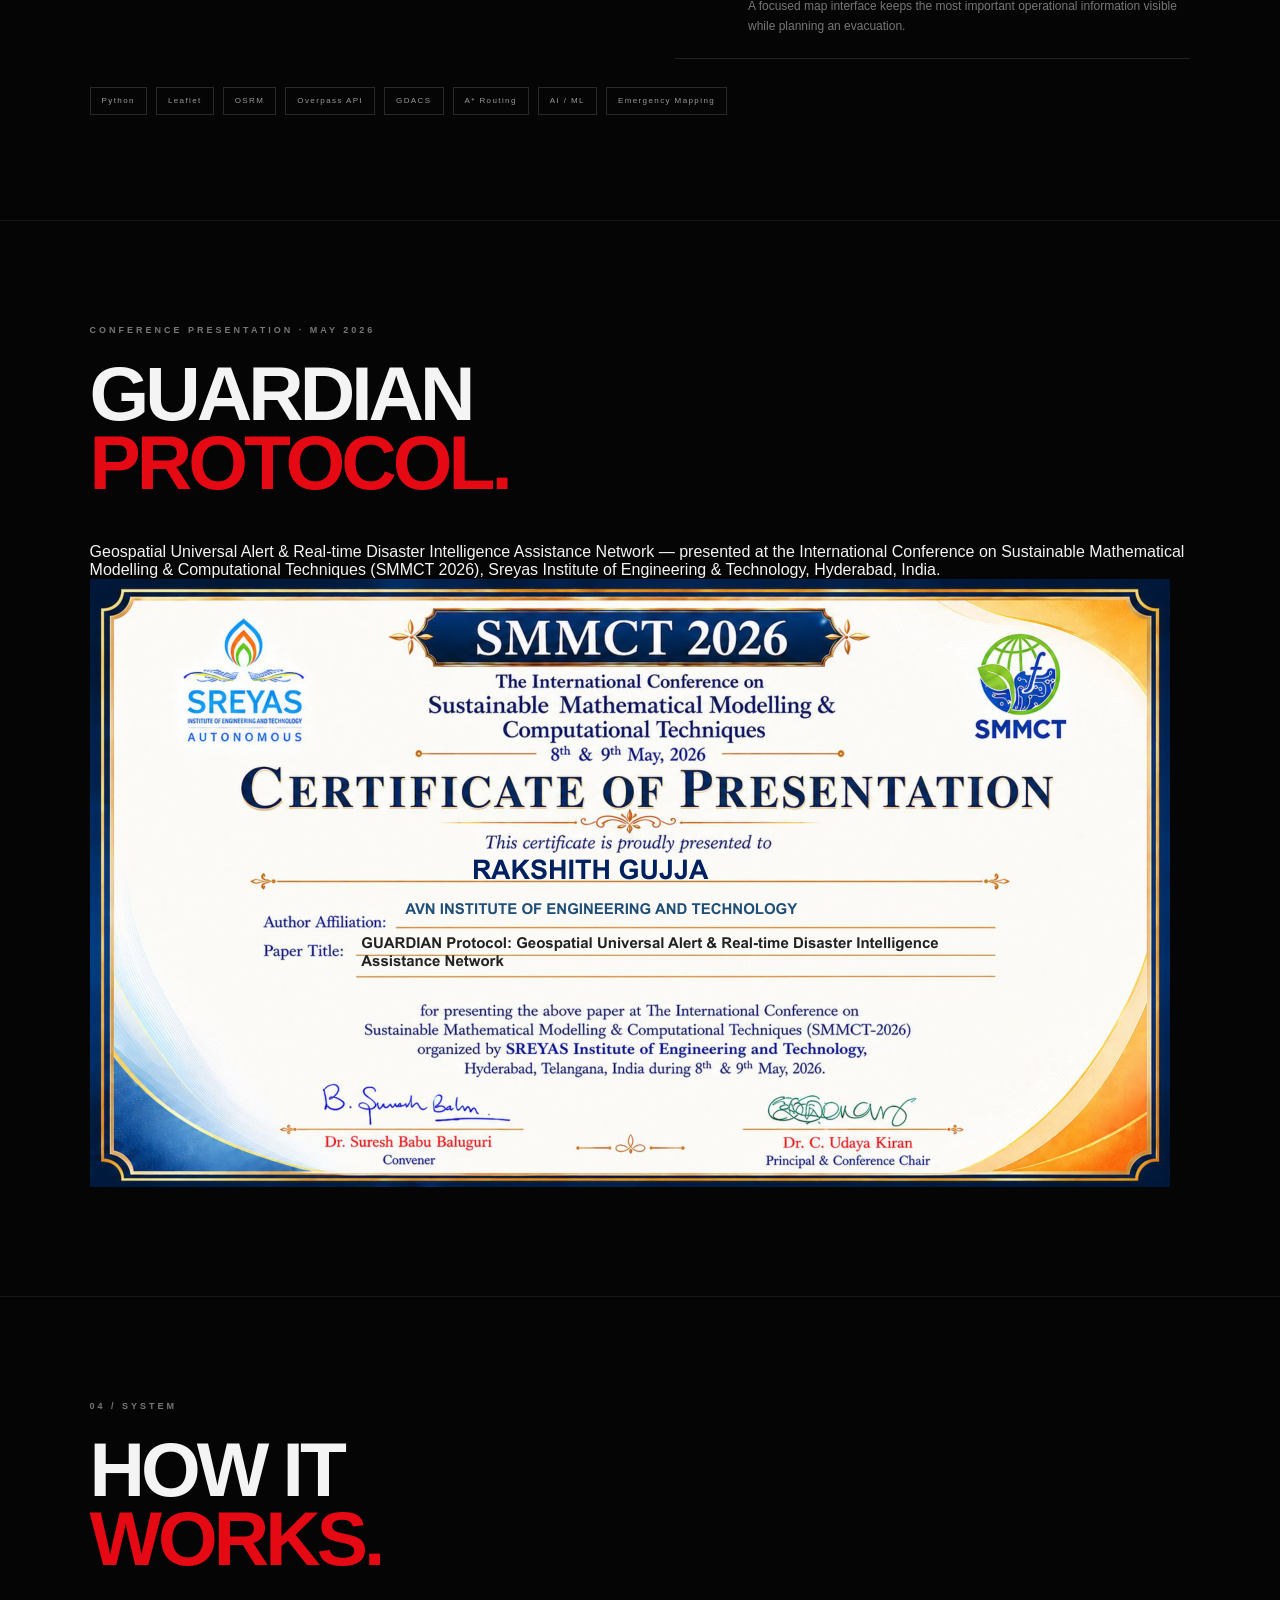
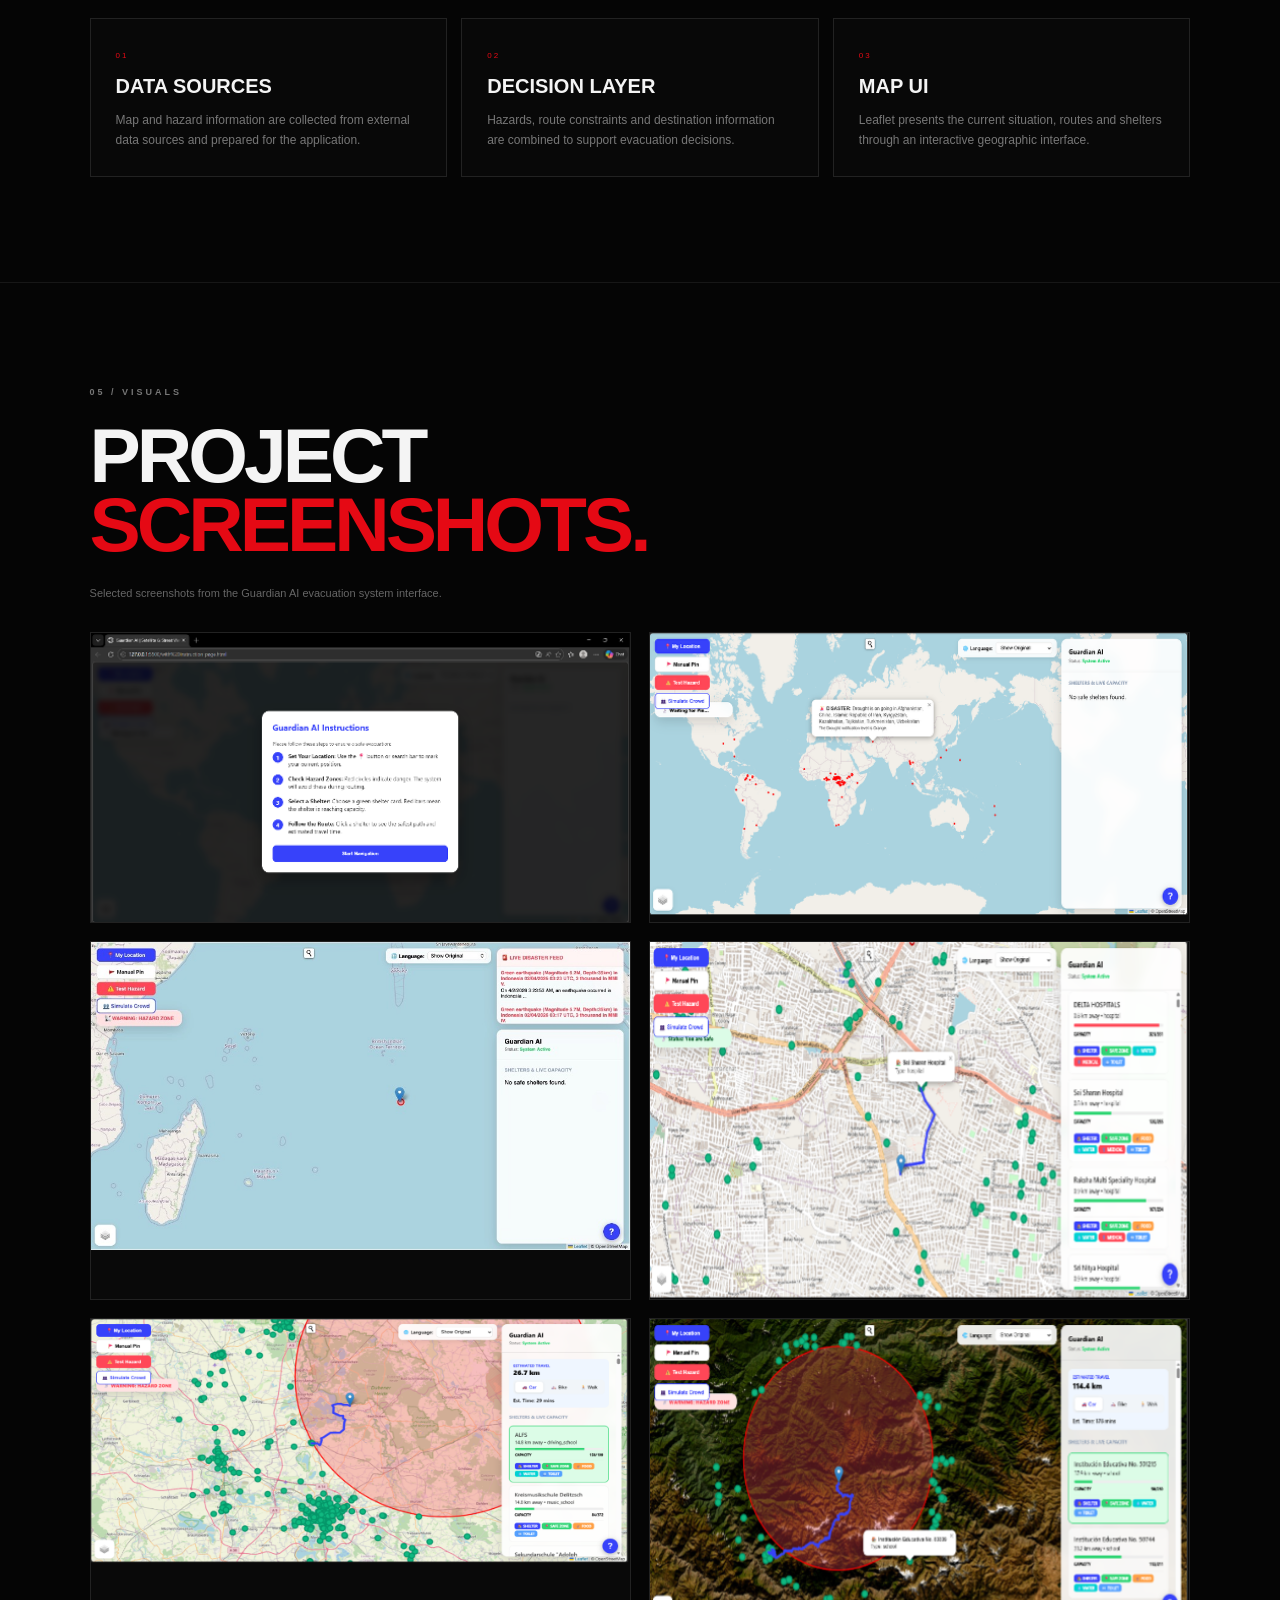
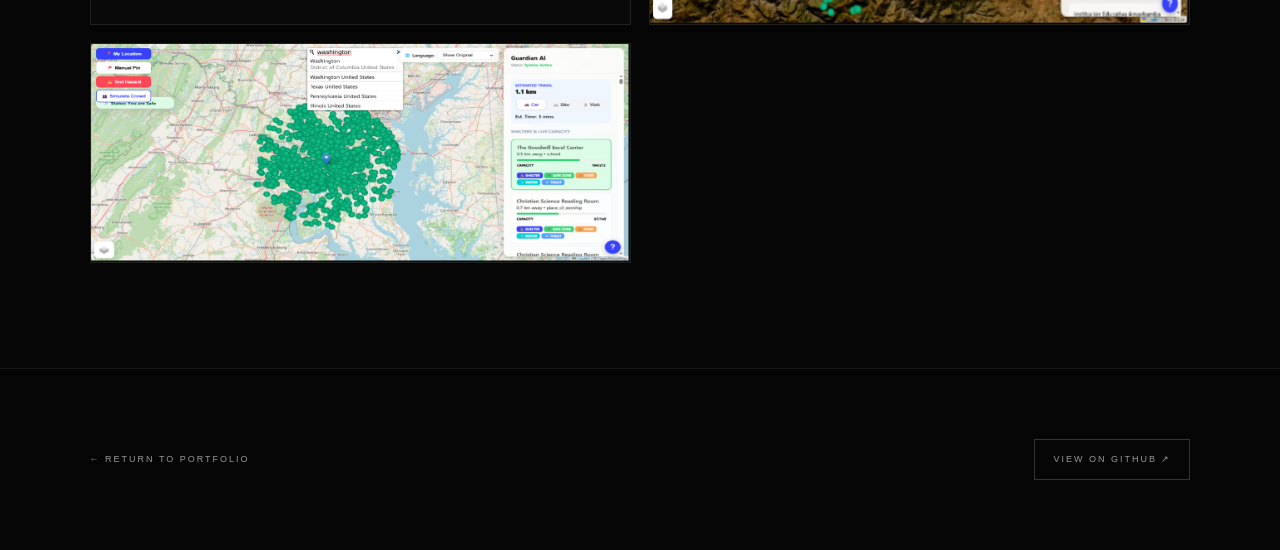
<file: guardian-ai.html>
<!doctype html><html lang="en"><head><meta charset="utf-8"><meta name="viewport" content="width=device-width,initial-scale=1"><title>Guardian AI — Rakshith Reddy</title><link rel="stylesheet" href="style.css"><style>
.project-detail *{box-sizing:border-box}.project-detail{background:#050505;color:#f4f4f4;min-height:100vh}
.project-detail .topbar{height:78px;padding:0 5vw;display:flex;align-items:center;justify-content:space-between;position:fixed;inset:0 0 auto;z-index:20;background:linear-gradient(#050505 35%,transparent)}
.project-detail .brand{font:900 28px/1 "Space Grotesk",Arial,sans-serif;letter-spacing:-3px}.project-detail .brand span{color:#e50914}
.project-detail .back{font:700 9px/1 Arial,sans-serif;letter-spacing:2px;color:#888}.project-detail .back:hover{color:#e50914}
.project-detail .hero{min-height:72vh;padding:150px 7vw 95px;display:flex;align-items:end;position:relative;overflow:hidden;border-bottom:1px solid #171717}
.project-detail .hero:after{content:"";position:absolute;width:65vw;height:180px;right:-25vw;top:25%;background:#e50914;opacity:.12;transform:rotate(-27deg)}
.project-detail .hero-inner{width:min(1200px,100%);margin:auto;display:grid;grid-template-columns:1.15fr .85fr;gap:8vw;align-items:end;position:relative;z-index:2}
.project-detail .eyebrow{font:700 9px/1 Arial,sans-serif;letter-spacing:3px;color:#777}.project-detail .title{font:900 clamp(58px,9vw,125px)/.78 "Space Grotesk",Arial,sans-serif;letter-spacing:-7px;margin:24px 0 30px}.project-detail .title span{color:#e50914}
.project-detail .intro{max-width:680px;color:#999;font:14px/1.9 Arial,sans-serif}.project-detail .meta{border-left:1px solid #e50914;padding-left:24px}.project-detail .meta p{font:700 8px/1 Arial,sans-serif;letter-spacing:2px;color:#555;margin-bottom:8px}.project-detail .meta strong{display:block;font:700 21px/1.1 "Space Grotesk",Arial,sans-serif;margin-bottom:25px}
.project-detail section{padding:105px 7vw;border-bottom:1px solid #171717}.project-detail .content{max-width:1200px;margin:auto}
.project-detail h2{font:800 clamp(42px,6vw,78px)/.9 "Space Grotesk",Arial,sans-serif;letter-spacing:-4px;margin:15px 0 45px}.project-detail h2 span{color:#e50914}
.project-detail .two{display:grid;grid-template-columns:1fr 1fr;gap:70px}.project-detail .copy p{font:14px/1.9 Arial,sans-serif;color:#8d8d8d}.project-detail .copy p+p{margin-top:18px}
.project-detail .features{border-top:1px solid #222}.project-detail .feature{display:grid;grid-template-columns:55px 1fr;gap:18px;padding:22px 0;border-bottom:1px solid #222}.project-detail .feature small{font:8px/1 Arial,sans-serif;letter-spacing:2px;color:#e50914}.project-detail .feature h3{font:700 18px/1.2 "Space Grotesk",Arial,sans-serif;margin-bottom:7px}.project-detail .feature p{font:12px/1.7 Arial,sans-serif;color:#777}
.project-detail .tags{display:flex;flex-wrap:wrap;gap:9px;margin-top:28px}.project-detail .tags span{border:1px solid #292929;padding:9px 11px;font:8px/1 Arial,sans-serif;letter-spacing:1.4px;color:#999}
.project-detail .shot-note{max-width:760px;color:#666;font:11px/1.7 Arial,sans-serif;margin:-20px 0 30px}.project-detail .shots{display:grid;grid-template-columns:repeat(2,1fr);gap:18px}.project-detail .shot{background:#090909;border:1px solid #222;overflow:hidden}.project-detail .shot img{display:block;width:100%;height:auto}
.project-detail .architecture{display:grid;grid-template-columns:repeat(3,1fr);gap:14px}.project-detail .arch{border:1px solid #222;padding:25px;background:#080808}.project-detail .arch small{font:8px/1 Arial,sans-serif;letter-spacing:2px;color:#e50914}.project-detail .arch h3{font:700 20px/1.2 "Space Grotesk",Arial,sans-serif;margin:12px 0}.project-detail .arch p{font:12px/1.7 Arial,sans-serif;color:#777}
.project-detail .footer{padding:70px 7vw;display:flex;justify-content:space-between;align-items:center}.project-detail .footer a{font:9px/1 Arial,sans-serif;letter-spacing:2px;color:#999}.project-detail .footer a:hover{color:#e50914}.project-detail .github{border:1px solid #333;padding:15px 18px}
@media(max-width:900px){.project-detail .hero-inner,.project-detail .two{grid-template-columns:1fr}.project-detail .hero{min-height:auto;padding:130px 6vw 75px}.project-detail .title{font-size:18vw;letter-spacing:-5px}.project-detail section{padding:80px 6vw}.project-detail .shots,.project-detail .architecture{grid-template-columns:1fr}.project-detail .footer{padding:55px 6vw;gap:25px;align-items:flex-start;flex-direction:column}}

/* Portfolio cursor — retained on project detail pages */
.project-detail, .project-detail a, .project-detail button { cursor: none; }
.project-detail .site-cursor{
  position:fixed;left:0;top:0;width:12px;height:12px;border:1px solid #e50914;
  border-radius:50%;pointer-events:none;z-index:9999;transform:translate(-50%,-50%);
  transition:width .18s ease,height .18s ease,background .18s ease,transform .08s linear;
  mix-blend-mode:normal;
}
.project-detail .site-cursor-dot{
  position:fixed;left:0;top:0;width:3px;height:3px;background:#f4f4f4;border-radius:50%;
  pointer-events:none;z-index:10000;transform:translate(-50%,-50%);
}
.project-detail .site-cursor.hover{width:28px;height:28px;background:rgba(229,9,20,.12)}
@media (pointer:coarse){.project-detail,.project-detail a,.project-detail button{cursor:auto}.project-detail .site-cursor,.project-detail .site-cursor-dot{display:none}}
</style></head>
<body class="project-detail"><div class="site-cursor" aria-hidden="true"></div><div class="site-cursor-dot" aria-hidden="true"></div><header class="topbar"><a class="brand" href="index.html">R<span>R</span></a><a class="back" href="index.html">← BACK TO PROJECTS</a></header>
<main><section class="hero"><div class="hero-inner"><div><p class="eyebrow">AI / EMERGENCY EVACUATION</p><h1 class="title">GUARDIAN<br><span>AI.</span></h1><p class="intro">An AI-powered emergency evacuation platform designed to identify safer routes and evacuation points during conflict and disaster scenarios.</p></div><div class="meta"><p>ROLE</p><strong>AI / ML + FULL STACK</strong><p>PROJECT</p><strong>B.TECH CAPSTONE</strong></div></div></section>
<section><div class="content"><p class="eyebrow">01 / OVERVIEW</p><h2>THE<br><span>IDEA.</span></h2><div class="two"><div class="copy"><p>Guardian AI combines hazard information, map data, routing and shelter intelligence into a single operational interface. The goal is to help users move from a dangerous location toward a safer evacuation point with route decisions grounded in live or simulated environmental conditions.</p></div><div class="features"><div class="feature"><small>01</small><div><h3>Hazard awareness</h3><p>Integrates hazard information and map context so dangerous areas can be considered during evacuation planning.</p></div></div><div class="feature"><small>02</small><div><h3>Safe route generation</h3><p>Uses routing logic to calculate practical paths between a current location and safer destinations.</p></div></div><div class="feature"><small>03</small><div><h3>Shelter intelligence</h3><p>Presents evacuation shelters and supports capacity-aware decision making.</p></div></div><div class="feature"><small>04</small><div><h3>Interactive map</h3><p>A focused map interface keeps the most important operational information visible while planning an evacuation.</p></div></div></div></div><div class="tags"><span>Python</span><span>Leaflet</span><span>OSRM</span><span>Overpass API</span><span>GDACS</span><span>A* Routing</span><span>AI / ML</span><span>Emergency Mapping</span></div></div></section>
<!-- CONFERENCE PRESENTATION -->
<section class="conference-section">
    <div class="content">

        <p class="eyebrow red">CONFERENCE PRESENTATION · MAY 2026</p>

        <h2>
            GUARDIAN<br>
            <span>PROTOCOL.</span>
        </h2>

        <div class="conference-layout">

            <div class="conference-text">
                <p>
                    Geospatial Universal Alert &amp; Real-time Disaster Intelligence Assistance Network —
                    presented at the International Conference on Sustainable Mathematical Modelling &amp;
                    Computational Techniques (SMMCT 2026), Sreyas Institute of Engineering &amp; Technology,
                    Hyderabad, India.
                </p>
            </div>

            <div class="conference-image">
                <img
                    src="certificates/smmct-2026-presentation.png"
                    alt="Guardian Protocol presentation at SMMCT 2026">
            </div>

        </div>

    </div>
</section>
<section><div class="content"><p class="eyebrow">04 / SYSTEM</p><h2>HOW IT<br><span>WORKS.</span></h2><div class="architecture"><div class="arch"><small>01</small><h3>DATA SOURCES</h3><p>Map and hazard information are collected from external data sources and prepared for the application.</p></div><div class="arch"><small>02</small><h3>DECISION LAYER</h3><p>Hazards, route constraints and destination information are combined to support evacuation decisions.</p></div><div class="arch"><small>03</small><h3>MAP UI</h3><p>Leaflet presents the current situation, routes and shelters through an interactive geographic interface.</p></div></div></div></section><section><div class="content"><p class="eyebrow">05 / VISUALS</p><h2>PROJECT<br><span>SCREENSHOTS.</span></h2><p class="shot-note">Selected screenshots from the Guardian AI evacuation system interface.</p><div class="shots"><figure class="shot"><img src="project-assets/guardian-ai/guardian-01.png" alt="Guardian AI project screenshot 1" loading="lazy"></figure><figure class="shot"><img src="project-assets/guardian-ai/guardian-02.png" alt="Guardian AI project screenshot 2" loading="lazy"></figure><figure class="shot"><img src="project-assets/guardian-ai/guardian-03.jpg" alt="Guardian AI project screenshot 3" loading="lazy"></figure><figure class="shot"><img src="project-assets/guardian-ai/guardian-04.png" alt="Guardian AI project screenshot 4" loading="lazy"></figure><figure class="shot"><img src="project-assets/guardian-ai/guardian-05.png" alt="Guardian AI project screenshot 5" loading="lazy"></figure><figure class="shot"><img src="project-assets/guardian-ai/guardian-06.png" alt="Guardian AI project screenshot 6" loading="lazy"></figure><figure class="shot"><img src="project-assets/guardian-ai/guardian-07.png" alt="Guardian AI project screenshot 7" loading="lazy"></figure></div></div></section></main><footer class="footer"><a href="index.html">← RETURN TO PORTFOLIO</a><a class="github" href="https://github.com/Rakshith0208/GUARDIAN-AI-EMERGENCY-EVACUATION-SYSTEM" target="_blank" rel="noopener">VIEW ON GITHUB ↗</a></footer>
<script>
(function(){
  const c=document.querySelector(".site-cursor"), d=document.querySelector(".site-cursor-dot");
  if(!c||!d) return;
  let x=window.innerWidth/2,y=window.innerHeight/2;
  function move(e){
    x=e.clientX; y=e.clientY;
    c.style.left=x+"px"; c.style.top=y+"px";
    d.style.left=x+"px"; d.style.top=y+"px";
  }
  document.addEventListener("mousemove",move,{passive:true});
  document.querySelectorAll("a,.shot,.arch,.tags span").forEach(el=>{
    el.addEventListener("mouseenter",()=>c.classList.add("hover"));
    el.addEventListener("mouseleave",()=>c.classList.remove("hover"));
  });
})();
</script>
</body></html>
</file>
<file: style.css>
*{box-sizing:border-box;margin:0;padding:0}html{scroll-behavior:smooth}body{background:#050505;color:#f4f4f4;font-family:Inter,Arial,sans-serif;overflow-x:hidden;cursor:none}a{text-decoration:none;color:inherit}.loader{position:fixed;inset:0;z-index:999;background:#050505;display:flex;align-items:center;justify-content:center;flex-direction:column;transition:.7s}.loader.hide{opacity:0;visibility:hidden}.loader-mark{font:900 42px "Space Grotesk";letter-spacing:-4px}.loader-mark span,.brand span,.red{color:#e50914}.loader-line{width:180px;height:2px;background:#222;margin:24px 0 12px}.loader-line i{display:block;height:100%;width:0;background:#e50914;animation:loading 1.4s forwards}@keyframes loading{to{width:100%}}.loader p{font-size:9px;color:#666;letter-spacing:3px}.nav{height:78px;position:fixed;top:0;left:0;width:100%;z-index:80;padding:0 5vw;display:flex;align-items:center;justify-content:space-between;background:linear-gradient(#050505,transparent)}.brand{font:900 28px "Space Grotesk";letter-spacing:-3px}.nav-links{display:flex;gap:22px}.nav-links a{font-size:9px;letter-spacing:1.4px;color:#888;transition:.25s}.nav-links a:hover,.nav-links a.active{color:#e50914}.menu-toggle{display:none;background:none;border:0}.menu-toggle i{display:block;width:25px;height:1px;background:#fff;margin:6px}.cursor-dot,.cursor-ring,.cursor-glow{position:fixed;pointer-events:none;transform:translate(-50%,-50%);z-index:1000}.cursor-dot{width:5px;height:5px;background:#fff;border-radius:50%}.cursor-ring{width:31px;height:31px;border:1px solid #e50914;border-radius:50%;transition:.2s}.cursor-glow{width:250px;height:250px;background:radial-gradient(circle,rgba(229,9,20,.13),transparent 65%);filter:blur(5px);z-index:0}.hero{height:100vh;min-height:700px;position:relative;overflow:hidden;padding:130px 5vw 70px;display:flex;align-items:center;background:#050505}.hero-noise{position:absolute;inset:0;opacity:.07;background-image:url("data:image/svg+xml,%3Csvg xmlns='http://www.w3.org/2000/svg' width='160' height='160'%3E%3Cfilter id='n'%3E%3CfeTurbulence type='fractalNoise' baseFrequency='.8' numOctaves='3' stitchTiles='stitch'/%3E%3C/filter%3E%3Crect width='100%25' height='100%25' filter='url(%23n)'/%3E%3C/svg%3E")}.red-streak{position:absolute;height:100px;width:60vw;background:#e50914;transform:rotate(-27deg);opacity:.65;filter:blur(1px)}.streak-a{right:-18vw;top:22%}.streak-b{left:-30vw;bottom:5%;opacity:.13}.hero-copy{position:relative;z-index:5;width:52%}.eyebrow{font-size:9px;letter-spacing:3px;color:#999;font-weight:700;margin-bottom:24px}.eyebrow b{display:inline-block;width:28px;height:1px;background:#e50914;margin-right:10px;vertical-align:middle}.hero h1{font:900 clamp(62px,8.5vw,130px)/.78 "Space Grotesk";letter-spacing:-8px}.hero h1 em{font-style:normal;color:transparent;-webkit-text-stroke:1px #e50914}.hero-description{font-size:14px;line-height:1.8;color:#999;max-width:390px;margin-top:30px}.hero-meta{display:flex;gap:35px;margin-top:28px;color:#555;font-size:8px;letter-spacing:2px}.scroll-cue{display:flex;gap:15px;align-items:center;width:max-content;margin-top:45px;font-size:8px;letter-spacing:2px;color:#bbb}.scroll-cue strong{font-size:20px;color:#e50914}.portrait-wrap{position:absolute;right:4vw;top:12%;width:min(55vw,760px);height:80vh;z-index:4}.portrait-frame{width:100%;height:100%;position:relative;overflow:hidden;clip-path:polygon(8% 0,100% 0,92% 100%,0 100%);transition:transform .15s}.portrait{position:absolute;width:100%;height:100%;object-fit:cover;transition:opacity .6s,transform .8s,filter .6s}.portrait-one{opacity:1}.portrait-two{opacity:0}.portrait-frame:hover .portrait-one{opacity:0;transform:scale(1.06)}.portrait-frame:hover .portrait-two{opacity:1;transform:scale(1.03)}.portrait-shade{position:absolute;inset:0;background:linear-gradient(90deg,rgba(5,5,5,.65),transparent 55%),linear-gradient(0deg,rgba(5,5,5,.2),transparent)}.portrait-corner{position:absolute;width:45px;height:45px;border-color:#e50914;z-index:5}.corner-one{top:20px;left:25px;border-top:1px solid;border-left:1px solid}.corner-two{right:25px;bottom:20px;border-right:1px solid;border-bottom:1px solid}.hover-label{position:absolute;right:28px;bottom:28px;text-align:right;font-size:8px;letter-spacing:2px;line-height:1.7;z-index:6}.hover-label strong{color:#e50914}.side-label{position:absolute;right:15px;bottom:25px;writing-mode:vertical-rl;color:#444;font-size:8px;letter-spacing:2px}.section{min-height:100vh;padding:135px 7vw 110px;position:relative;border-top:1px solid #171717}.dark{background:#080808}.section-number{position:absolute;left:7vw;top:45px;color:#4d4d4d;font-size:8px;letter-spacing:3px}.content{max-width:1200px;margin:auto}.split{display:grid;grid-template-columns:1.15fr .85fr;gap:10vw;align-items:center}.section h2,.contact h2{font:800 clamp(50px,7vw,100px)/.88 "Space Grotesk";letter-spacing:-5px}.section h2 span,.contact h2 span{color:#e50914}.body-copy{font-size:14px;line-height:1.9;color:#888}.body-copy p+p{margin-top:22px}.about-stat{margin-top:40px;border-left:2px solid #e50914;padding-left:18px}.about-stat strong{display:block;font:700 28px "Space Grotesk"}.about-stat span{font-size:8px;color:#555;letter-spacing:2px}.skill-grid{display:grid;grid-template-columns:repeat(3,1fr);border-left:1px solid #242424;border-top:1px solid #242424;margin-top:60px}.skill-card{padding:28px;min-height:170px;border-right:1px solid #242424;border-bottom:1px solid #242424;transition:.4s;position:relative;overflow:hidden}.skill-card:after{content:"";position:absolute;left:0;bottom:0;width:0;height:2px;background:#e50914;transition:.4s}.skill-card:hover{background:#0d0d0d;transform:translateY(-4px)}.skill-card:hover:after{width:100%}.skill-card small{font-size:8px;color:#e50914;letter-spacing:2px}.skill-card h3{font:700 20px "Space Grotesk";margin:45px 0 8px}.skill-card p{font-size:10px;color:#666;line-height:1.5}.timeline{margin-top:65px;border-top:1px solid #242424}.timeline-item{display:grid;grid-template-columns:230px 1fr;gap:50px;padding:35px 0;border-bottom:1px solid #242424}.time{font-size:9px;letter-spacing:1.5px;color:#e50914;padding-top:7px}.role-type{font-size:8px;color:#666;letter-spacing:2px;margin-bottom:7px}.timeline-item h3{font:700 28px "Space Grotesk";letter-spacing:-1px}.timeline-item ul{margin-top:15px;padding-left:17px;color:#777;font-size:11px;line-height:1.8}.projects h2{margin-bottom:70px}.project-list{border-top:1px solid #242424}.project-card{display:grid;grid-template-columns:60px 1fr 70px;gap:20px;padding:40px 0;border-bottom:1px solid #242424;transition:.45s}.project-card:hover{padding-left:18px;background:linear-gradient(90deg,rgba(229,9,20,.07),transparent)}.project-number{color:#e50914;font-size:9px}.project-info>p:first-child{font-size:8px;color:#e50914;letter-spacing:2px}.project-info h3{font:700 clamp(30px,4.2vw,60px)/.95 "Space Grotesk";letter-spacing:-2px;margin:10px 0}.project-desc{max-width:760px;color:#777;font-size:11px;line-height:1.7;margin-top:10px}.tags{display:flex;gap:6px;flex-wrap:wrap;margin-top:17px}.tags span{font-size:7px;letter-spacing:1px;color:#999;border:1px solid #333;padding:6px 7px}.project-arrow{font-size:32px;color:#e50914;transition:.3s}.project-card:hover .project-arrow{transform:translate(7px,-7px)}.cert-grid{display:grid;grid-template-columns:repeat(3,1fr);gap:14px;margin-top:65px}.cert-card{min-height:220px;border:1px solid #252525;padding:28px;position:relative;overflow:hidden;transition:.4s}.cert-card:after{content:"CERT";position:absolute;right:-20px;bottom:-15px;font:900 75px "Space Grotesk";color:#111}.cert-card small{color:#e50914;font-size:8px}.cert-card strong{display:block;margin-top:45px;font-size:8px;letter-spacing:1.5px;color:#999}.cert-card h3{font:700 21px/1.05 "Space Grotesk";margin-top:12px;position:relative;z-index:2}.cert-card:hover{border-color:#e50914;transform:translateY(-5px)}.education-list{margin-top:65px;border-top:1px solid #242424}.education-item{display:grid;grid-template-columns:180px 1fr;gap:40px;padding:30px 0;border-bottom:1px solid #242424}.education-item>span{font-size:9px;color:#e50914;letter-spacing:2px}.education-item h3{font:700 24px "Space Grotesk"}.education-item p{color:#666;font-size:11px;margin-top:8px}.conference{margin-top:65px;border-left:2px solid #e50914;padding:5px 0 5px 25px;max-width:850px}.conference h3{font:700 30px "Space Grotesk";margin:12px 0}.conference p:last-child{font-size:11px;line-height:1.8;color:#777}.contact{min-height:100vh;position:relative;overflow:hidden;background:#e50914;color:#050505;padding:150px 7vw 35px;display:flex;flex-direction:column;justify-content:space-between}.contact .section-number{color:#58050a}.contact-watermark{position:absolute;right:-5vw;bottom:-4vw;font:900 25vw/.7 "Space Grotesk";color:rgba(0,0,0,.08);letter-spacing:-18px}.contact-content{position:relative;z-index:2}.contact .eyebrow{color:#3b0407}.contact h2 span{color:#fff}.email{display:inline-flex;align-items:center;gap:22px;margin-top:50px;font:600 20px "Space Grotesk";border-bottom:1px solid #050505;padding-bottom:9px}.email b{font-size:27px}.contact-links{display:flex;gap:30px;flex-wrap:wrap;margin-top:40px}.contact-links a{font-size:8px;letter-spacing:2px;border-bottom:1px solid rgba(0,0,0,.4);padding-bottom:6px}.contact footer{position:relative;z-index:2;border-top:1px solid rgba(0,0,0,.3);padding-top:18px;display:flex;justify-content:space-between;font-size:7px;letter-spacing:2px}@media(max-width:900px){body{cursor:auto}.cursor-dot,.cursor-ring,.cursor-glow{display:none}.nav{height:68px}.nav-links{position:fixed;inset:0;background:#050505;display:flex;flex-direction:column;align-items:center;justify-content:center;gap:25px;transform:translateY(-100%);transition:.5s}.nav-links.open{transform:none}.nav-links a{font-size:16px}.menu-toggle{display:block;z-index:90}.hero{display:block;padding-top:120px}.hero-copy{width:100%}.hero h1{font-size:16vw;letter-spacing:-5px}.portrait-wrap{position:relative;right:auto;top:auto;width:100%;height:52vh;margin-top:40px}.side-label{display:none}.section{padding:110px 6vw 80px}.section-number{left:6vw}.split{grid-template-columns:1fr;gap:50px}.skill-grid,.cert-grid{grid-template-columns:1fr}.timeline-item,.education-item{grid-template-columns:1fr;gap:12px}.project-card{grid-template-columns:35px 1fr 30px;gap:10px}.project-desc{font-size:10px}.contact{padding:120px 6vw 30px}.contact h2{font-size:16vw}.contact footer{flex-direction:column;gap:10px}}@media(max-width:520px){.hero h1{font-size:18vw}.portrait-wrap{height:46vh}.hero-meta{gap:15px}.email{font-size:14px;word-break:break-all}.project-info h3{font-size:28px}}

.content-intro{max-width:600px;color:#777;font-size:12px;line-height:1.8;margin-top:25px}.content-grid{display:grid;grid-template-columns:repeat(2,1fr);gap:16px;margin-top:60px}.content-card{border:1px solid #252525;background:#090909;transition:.45s;overflow:hidden}.content-card:hover{border-color:#e50914;transform:translateY(-7px)}.content-thumb{height:300px;background:radial-gradient(circle at 70% 30%,rgba(229,9,20,.35),transparent 25%),linear-gradient(135deg,#191919,#050505);position:relative;display:flex;align-items:center;justify-content:center;overflow:hidden}.content-thumb:before{content:"";position:absolute;width:150%;height:80px;background:#e50914;opacity:.18;transform:rotate(-25deg);transition:.5s}.content-card:hover .content-thumb:before{transform:rotate(-25deg) translateX(20%);opacity:.35}.content-thumb span{position:absolute;top:18px;left:20px;font-size:9px;color:#e50914;letter-spacing:2px}.play{width:64px;height:64px;border:1px solid #e50914;border-radius:50%;display:flex;align-items:center;justify-content:center;color:#e50914;font-size:17px;padding-left:4px;transition:.4s;position:relative;z-index:2}.content-card:hover .play{background:#e50914;color:#050505;transform:scale(1.1)}.content-card-info{padding:22px}.content-card-info p{font-size:8px;color:#e50914;letter-spacing:2px}.content-card-info h3{font:700 25px "Space Grotesk";margin:10px 0 25px}.content-card-info strong{font-size:8px;letter-spacing:2px;color:#777}.content-card:hover .content-card-info strong{color:#fff}@media(max-width:700px){.content-grid{grid-template-columns:1fr}.content-thumb{height:240px}}

.beyond-preview{background:#080808}.beyond-card{display:block;position:relative;max-width:1000px;height:520px;margin:65px auto 0;overflow:hidden;border:1px solid #292929;transition:.5s}.beyond-card img{width:100%;height:100%;object-fit:cover;object-position:center;transition:.8s}.beyond-overlay{position:absolute;inset:0;background:linear-gradient(90deg,rgba(5,5,5,.86),rgba(5,5,5,.2),rgba(5,5,5,.72))}.beyond-copy{position:absolute;inset:0;padding:50px;display:flex;flex-direction:column;justify-content:flex-end}.beyond-copy p{font-size:8px;color:#e50914;letter-spacing:2px}.beyond-copy h3{font:900 clamp(38px,6vw,80px)/.8 "Space Grotesk";letter-spacing:-4px;margin:14px 0 28px}.beyond-copy h3 span{color:#e50914}.beyond-copy strong{font-size:8px;letter-spacing:2px}.beyond-card:hover{border-color:#e50914;transform:translateY(-7px)}.beyond-card:hover img{transform:scale(1.05)}@media(max-width:900px){.beyond-card{height:420px}.beyond-copy{padding:30px}}

.certificate-note{font-size:8px;letter-spacing:2px;color:#555;margin-top:30px}.certificate-gallery{display:grid;grid-template-columns:repeat(3,1fr);gap:14px;margin-top:25px}.certificate-item{display:block;border:1px solid #252525;background:#0a0a0a;overflow:hidden;transition:.4s}.certificate-item img{display:block;width:100%;aspect-ratio:1.42/1;object-fit:cover;object-position:center;transition:.5s}.certificate-item span{display:block;padding:13px 14px;font-size:7px;letter-spacing:1.2px;color:#999}.certificate-item:hover{border-color:#e50914;transform:translateY(-5px)}.certificate-item:hover img{transform:scale(1.03)}@media(max-width:900px){.certificate-gallery{grid-template-columns:repeat(2,1fr)}}@media(max-width:520px){.certificate-gallery{grid-template-columns:1fr}}
.certifications .cert-grid{display:none}

.legacy-cert-grid{display:none!important}.certificate-note{font-size:8px;letter-spacing:2px;color:#555;margin-top:30px}.certificate-links{margin-top:25px;border-top:1px solid #252525}.certificate-link{display:grid;grid-template-columns:45px 1fr 30px;gap:18px;align-items:center;padding:23px 10px;border-bottom:1px solid #252525;transition:.35s}.certificate-link>span{font-size:9px;color:#e50914}.certificate-link small{font-size:7px;letter-spacing:2px;color:#555}.certificate-link h3{font:700 20px "Space Grotesk";margin-top:5px}.certificate-link b{font-size:20px;color:#777;transition:.3s}.certificate-link:hover{background:linear-gradient(90deg,rgba(229,9,20,.08),transparent);padding-left:20px}.certificate-link:hover b{color:#e50914;transform:translate(4px,-4px)}.project-arrow{display:flex;align-items:center;justify-content:center;color:#e50914;font-size:32px;transition:.3s}.project-arrow:hover{transform:translate(6px,-6px)}@media(max-width:650px){.certificate-link{grid-template-columns:30px 1fr 25px}.certificate-link h3{font-size:15px}}

.project-clickable{cursor:pointer;outline:none}
.project-clickable:focus-visible{outline:1px solid #e50914;outline-offset:8px}
.project-clickable:hover .project-number{color:#e50914}
.project-clickable:hover .project-arrow{transform:translate(4px,-4px);color:#e50914}
.project-arrow{transition:.3s}
</file>
<file: certificate-viewer.css>
*{box-sizing:border-box;margin:0;padding:0}body{background:#050505;color:#f4f4f4;font-family:Inter,Arial,sans-serif;min-height:100vh}a{color:inherit;text-decoration:none}.top{height:82px;padding:0 6vw;display:flex;align-items:center;justify-content:space-between;border-bottom:1px solid #181818}.brand{font:900 27px "Space Grotesk";letter-spacing:-3px}.brand span{color:#e50914}.back{font-size:8px;letter-spacing:2px;color:#777}.back:hover{color:#e50914}.viewer{max-width:1250px;margin:auto;padding:85px 6vw 70px}.eyebrow{font-size:9px;letter-spacing:3px;color:#e50914;font-weight:700}.viewer-head h1{font:900 clamp(42px,6vw,78px)/.9 "Space Grotesk";letter-spacing:-4px;margin:20px 0 12px}.viewer-head>p:last-child{font-size:8px;color:#666;letter-spacing:2px}.certificate-frame{margin-top:50px;border:1px solid #252525;background:#0b0b0b;padding:18px;display:flex;justify-content:center;box-shadow:0 25px 80px rgba(0,0,0,.45)}.certificate-frame img{display:block;max-width:100%;max-height:72vh;object-fit:contain}.viewer-bottom{display:flex;justify-content:space-between;margin-top:20px;border-top:1px solid #222;padding-top:18px;font-size:8px;letter-spacing:2px;color:#777}.viewer-bottom a:hover{color:#e50914}@media(max-width:650px){.viewer{padding:65px 4vw}.viewer-head h1{font-size:12vw}.certificate-frame{padding:8px}.viewer-bottom{gap:15px;flex-direction:column}}
</file>
<file: content.css>
*{box-sizing:border-box;margin:0;padding:0}html{scroll-behavior:smooth}body{background:#050505;color:#fff;font-family:Inter,Arial,sans-serif;overflow-x:hidden}a{color:inherit;text-decoration:none}.top{height:80px;padding:0 5vw;display:flex;align-items:center;justify-content:space-between;position:fixed;top:0;left:0;width:100%;z-index:20;background:linear-gradient(#050505,transparent)}.brand{font:900 28px "Space Grotesk";letter-spacing:-3px}.brand span{color:#e50914}.back{font-size:8px;letter-spacing:2px;color:#888}.back:hover{color:#e50914}.content-hero{height:100vh;min-height:720px;position:relative;display:flex;align-items:center;justify-content:center;overflow:hidden;background:#050505}.content-bg{position:absolute;inset:0;background-image:url("images/beyond-code-logo.png");background-size:cover;background-position:center;filter:blur(18px);transform:scale(1.08);opacity:.18}.content-overlay{position:absolute;inset:0;background:radial-gradient(circle at 70% 45%,rgba(229,9,20,.22),transparent 28%),linear-gradient(90deg,rgba(5,5,5,.95),rgba(5,5,5,.42),rgba(5,5,5,.85))}.content-copy{position:relative;z-index:3;width:45%;margin-right:8vw}.eyebrow{font-size:9px;letter-spacing:3px;color:#888;font-weight:700}.eyebrow.red{color:#e50914}.content-copy h1{font:900 clamp(62px,9vw,135px)/.78 "Space Grotesk";letter-spacing:-8px;margin:25px 0}.content-copy h1 span{color:#e50914}.intro{max-width:430px;color:#888;font-size:13px;line-height:1.8}.instagram-button{display:inline-flex;align-items:center;gap:18px;margin-top:38px;border:1px solid #e50914;padding:15px 20px;font-size:8px;letter-spacing:2px;transition:.35s}.instagram-button b{font-size:18px}.instagram-button:hover{background:#e50914;color:#050505}.instagram-card{position:relative;z-index:3;width:min(43vw,610px);height:min(58vh,600px);overflow:hidden;border:1px solid #333;box-shadow:0 25px 80px rgba(0,0,0,.5);transform:rotate(2deg);transition:.5s}.instagram-card img{width:100%;height:100%;object-fit:cover;object-position:center;transition:.8s}.card-shade{position:absolute;inset:0;background:linear-gradient(0deg,rgba(0,0,0,.9),transparent 55%),linear-gradient(90deg,rgba(0,0,0,.3),transparent)}.card-text{position:absolute;bottom:28px;left:28px;right:28px;display:flex;justify-content:space-between;align-items:end;gap:20px}.card-text span{font:700 20px "Space Grotesk"}.card-text strong{font-size:8px;letter-spacing:2px;color:#e50914}.instagram-card:hover{transform:rotate(0) scale(1.025);border-color:#e50914}.instagram-card:hover img{transform:scale(1.05)}.creative-info{padding:90px 7vw;border-top:1px solid #181818;background:#080808}.creative-tags{display:flex;flex-wrap:wrap;gap:10px;margin-top:30px}.creative-tags span{border:1px solid #292929;padding:11px 13px;font-size:8px;letter-spacing:1.5px;color:#999}@media(max-width:900px){.content-hero{height:auto;min-height:100vh;padding:120px 6vw 70px;display:block}.content-copy{width:100%;margin:0}.content-copy h1{font-size:18vw;letter-spacing:-5px}.instagram-card{width:100%;height:55vh;margin-top:55px;transform:none}.instagram-card:hover{transform:scale(1.015)}.card-text{display:block}.card-text strong{display:block;margin-top:8px}}
</file>
